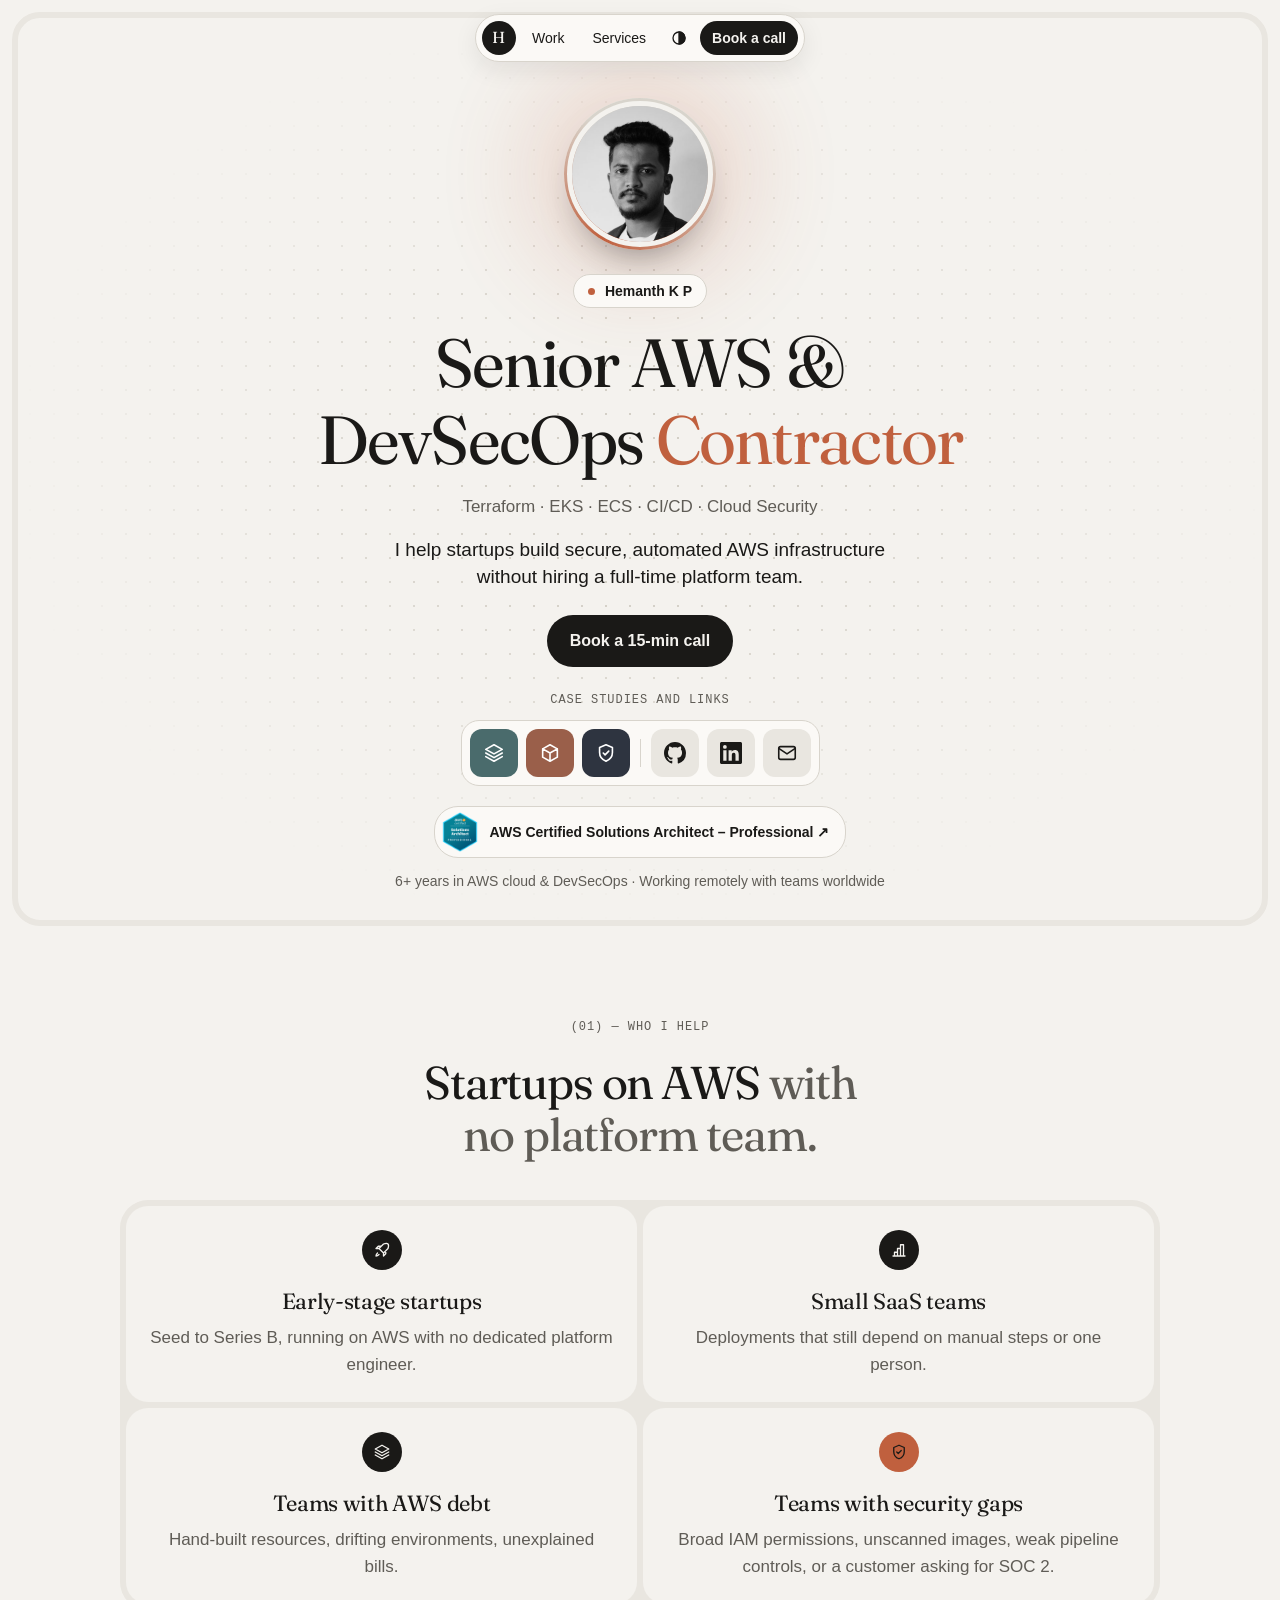
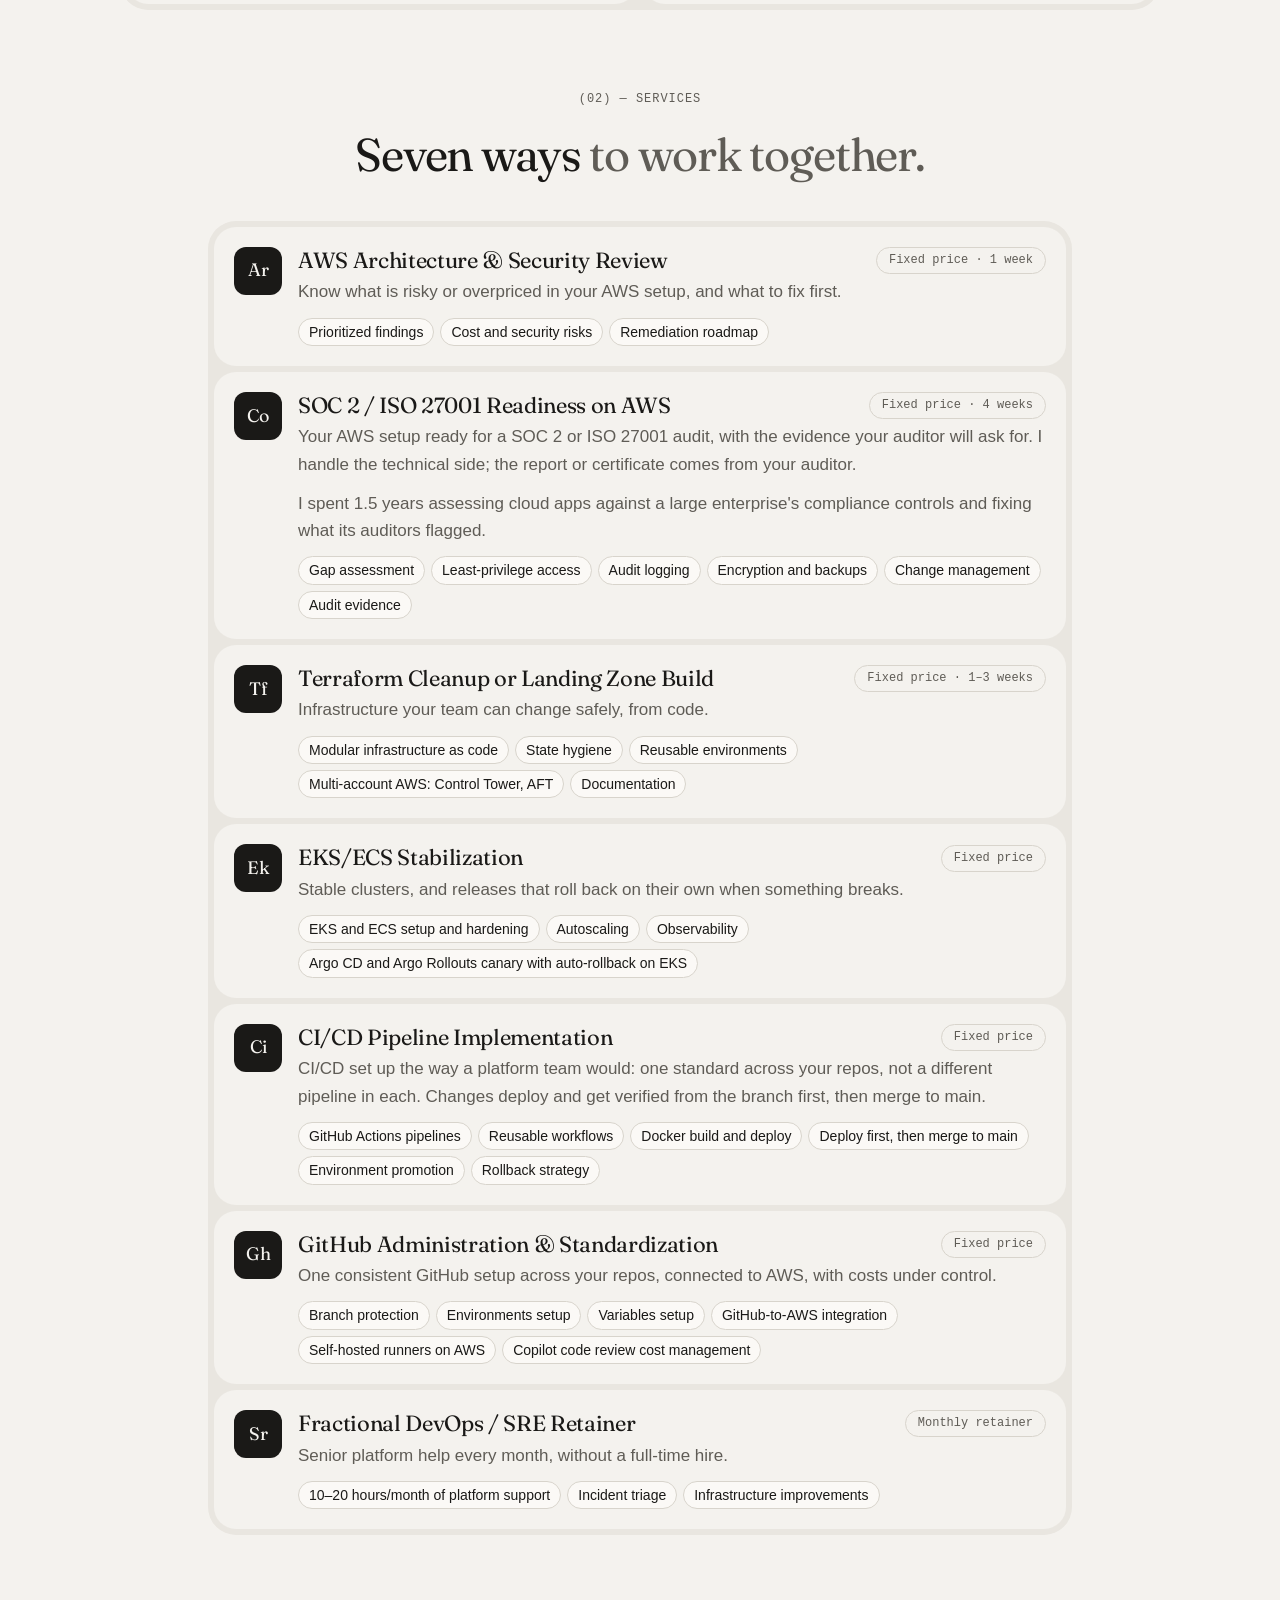
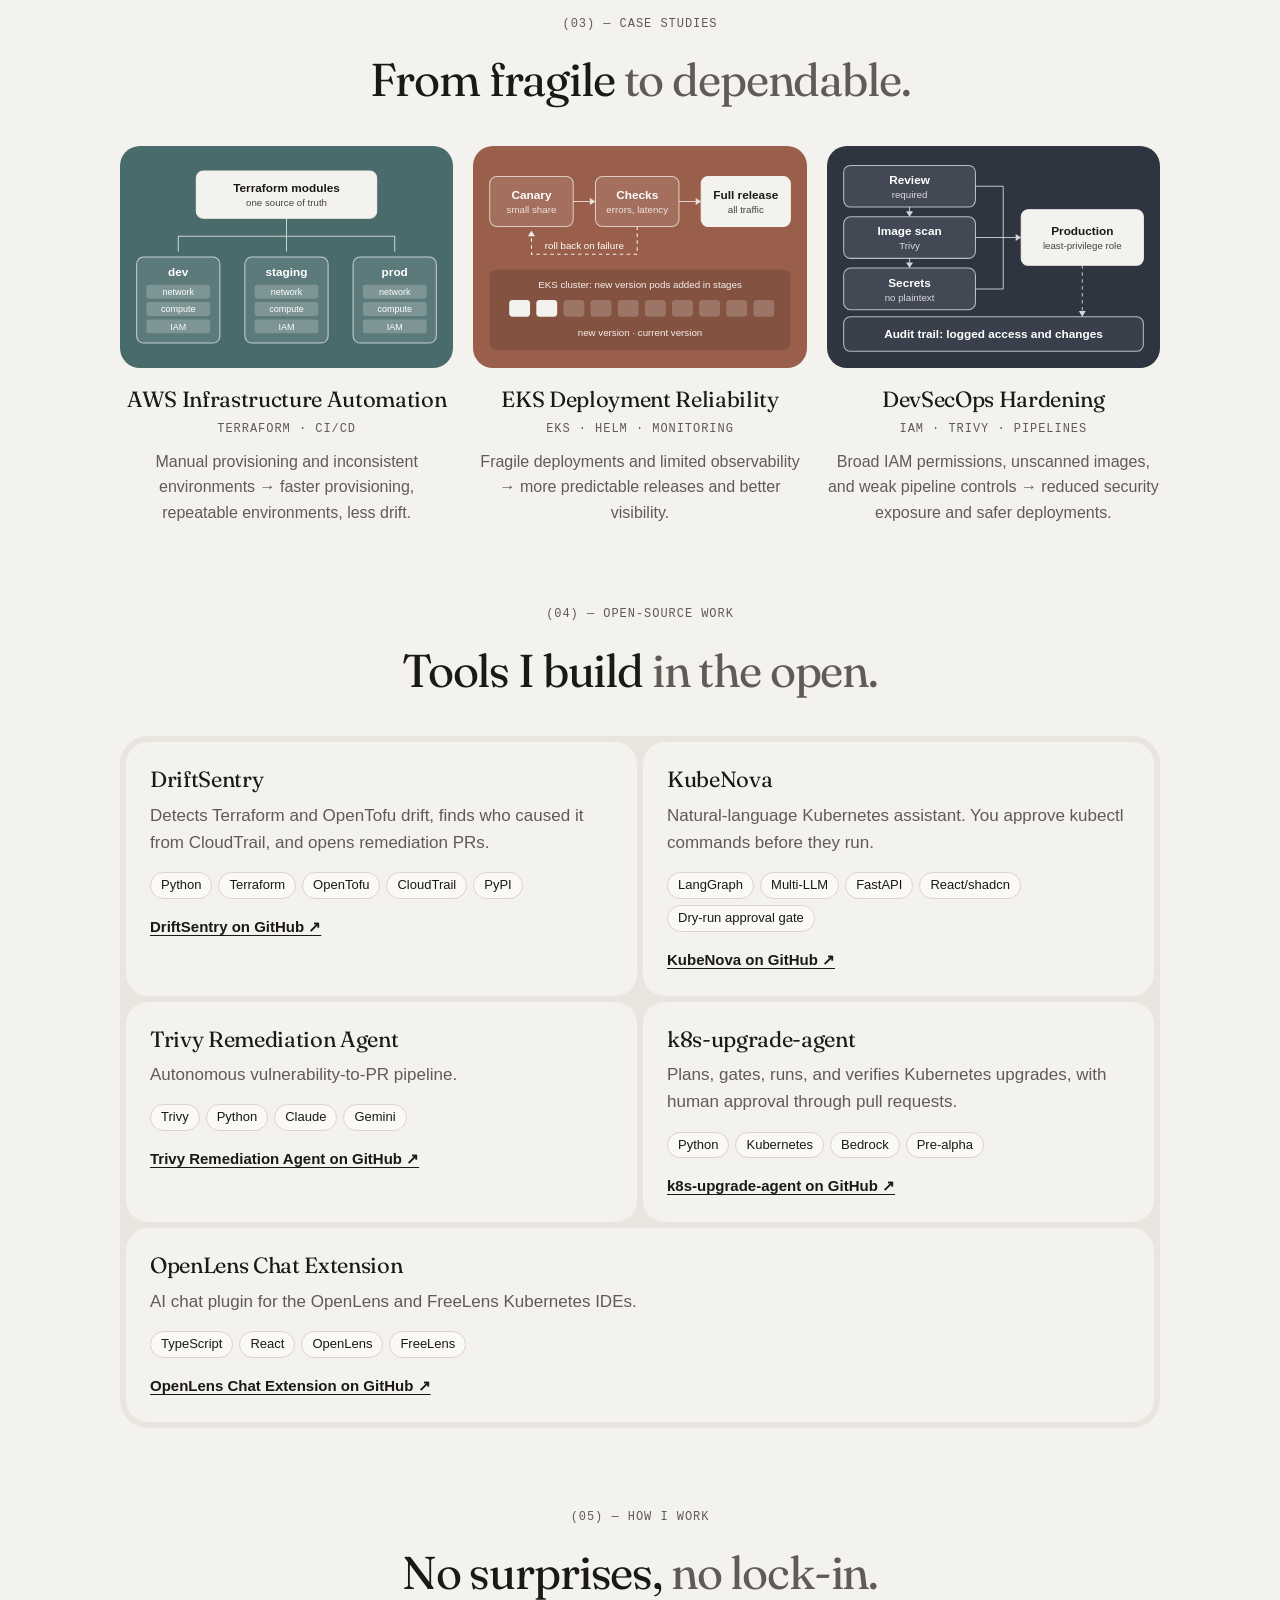
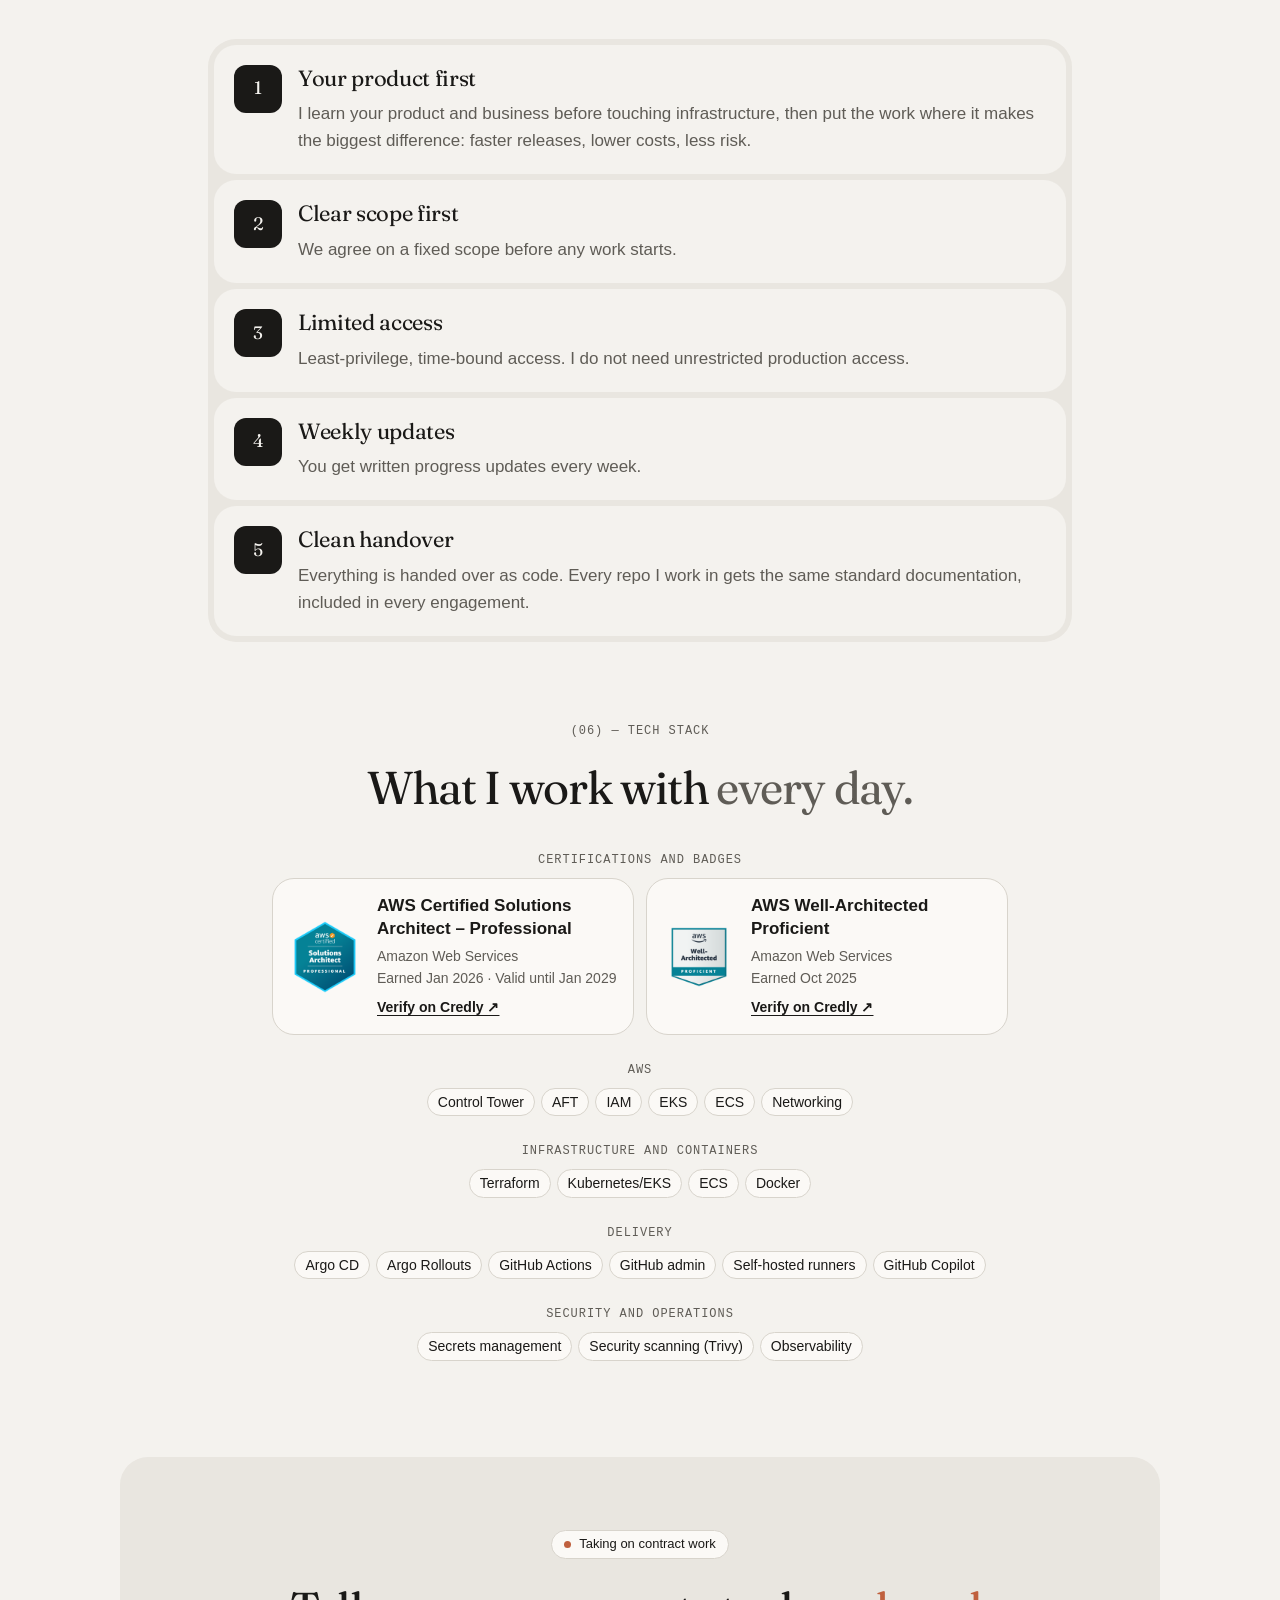
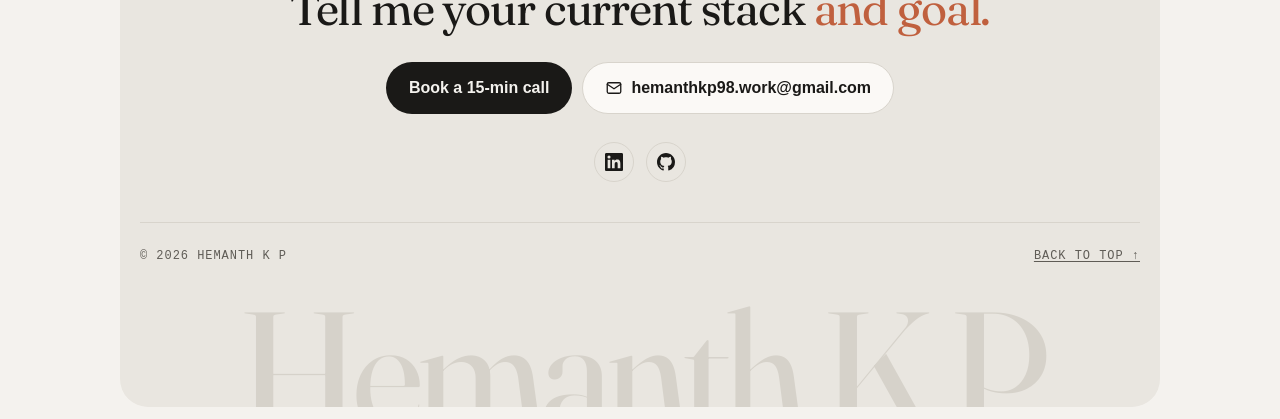
<file: index.html>
<!doctype html>
<html lang="en">
<head>
  <meta charset="utf-8">
  <meta name="viewport" content="width=device-width, initial-scale=1">
  <title>Hemanth K P | Senior AWS &amp; DevSecOps Contractor</title>
  <meta name="description" content="I help startups build secure, automated AWS infrastructure without hiring a full-time platform team. AWS Certified Solutions Architect – Professional. Terraform, EKS, ECS, CI/CD, cloud security, and SOC 2 and ISO 27001 readiness.">
  <meta property="og:type" content="website">
  <meta property="og:site_name" content="Hemanth K P">
  <meta property="og:title" content="Hemanth K P | Senior AWS &amp; DevSecOps Contractor">
  <meta property="og:description" content="I help startups build secure, automated AWS infrastructure without hiring a full-time platform team.">
  <meta name="twitter:card" content="summary">
  <link rel="icon" href="assets/img/favicon.svg" type="image/svg+xml">
  <script>
    document.documentElement.classList.add('js');
    try {
      var savedTheme = localStorage.getItem('theme');
      if (savedTheme) document.documentElement.dataset.theme = savedTheme;
    } catch (e) {}
  </script>
  <link rel="preconnect" href="https://fonts.googleapis.com">
  <link rel="preconnect" href="https://fonts.gstatic.com" crossorigin>
  <link rel="stylesheet" href="https://fonts.googleapis.com/css2?family=Fraunces:opsz,wght@9..144,400&amp;display=swap">
  <link rel="stylesheet" href="assets/css/style.css">
  <script src="assets/js/site.js" defer></script>
</head>
<body>
  <svg class="sprite" aria-hidden="true">
    <symbol id="i-infra" viewBox="0 0 24 24"><path d="M12 3 3 8l9 5 9-5zM3 12l9 5 9-5M3 16l9 5 9-5"/></symbol>
    <symbol id="i-rollout" viewBox="0 0 24 24"><path d="M12 3 4 7.5v9L12 21l8-4.5v-9zM4 7.5l8 4.5 8-4.5M12 12v9"/></symbol>
    <symbol id="i-shield" viewBox="0 0 24 24"><path d="M12 3 5 6v5.5c0 4.4 2.9 7.9 7 9.5 4.1-1.6 7-5.1 7-9.5V6zM9 12l2 2 4-4"/></symbol>
    <symbol id="i-mail" viewBox="0 0 24 24"><rect x="3" y="5" width="18" height="14" rx="2"/><path d="m3 7 9 6 9-6"/></symbol>
    <symbol id="i-theme" viewBox="0 0 24 24"><circle cx="12" cy="12" r="8"/><path d="M12 4v16a8 8 0 0 0 0-16z" fill="currentColor"/></symbol>
    <symbol id="i-rocket" viewBox="0 0 24 24"><path d="M14 4c3-1 5-1 6 0 1 1 1 3 0 6l-6 6-6-6zM8 10H4l3-3h4M14 16v4l3-3v-4M6 16c-1 1-2 3-2 4 1 0 3-1 4-2"/></symbol>
    <symbol id="i-steps" viewBox="0 0 24 24"><path d="M4 20h16M6 20v-5h4v5M10 20V10h4v10M14 20V5h4v15"/></symbol>
    <symbol id="i-github" viewBox="0 0 16 16"><path d="M8 0C3.58 0 0 3.58 0 8c0 3.54 2.29 6.53 5.47 7.59.4.07.55-.17.55-.38 0-.19-.01-.82-.01-1.49-2.01.37-2.53-.49-2.69-.94-.09-.23-.48-.94-.82-1.13-.28-.15-.68-.52-.01-.53.63-.01 1.08.58 1.23.82.72 1.21 1.87.87 2.33.66.07-.52.28-.87.51-1.07-1.78-.2-3.64-.89-3.64-3.95 0-.87.31-1.59.82-2.15-.08-.2-.36-1.02.08-2.12 0 0 .67-.21 2.2.82.64-.18 1.32-.27 2-.27s1.36.09 2 .27c1.53-1.04 2.2-.82 2.2-.82.44 1.1.16 1.92.08 2.12.51.56.82 1.27.82 2.15 0 3.07-1.87 3.75-3.65 3.95.29.25.54.73.54 1.48 0 1.07-.01 1.93-.01 2.2 0 .21.15.46.55.38A8.01 8.01 0 0 0 16 8c0-4.42-3.58-8-8-8z"/></symbol>
    <symbol id="i-linkedin" viewBox="0 0 24 24"><path d="M20.45 20.45h-3.56v-5.57c0-1.33-.02-3.04-1.85-3.04-1.85 0-2.14 1.45-2.14 2.94v5.67H9.35V9h3.41v1.56h.05c.48-.9 1.64-1.85 3.37-1.85 3.6 0 4.27 2.37 4.27 5.46v6.28zM5.34 7.43a2.06 2.06 0 1 1 0-4.13 2.06 2.06 0 0 1 0 4.13zM7.12 20.45H3.56V9h3.56v11.45zM22.22 0H1.77C.79 0 0 .77 0 1.73v20.54C0 23.23.79 24 1.77 24h20.45c.98 0 1.78-.77 1.78-1.73V1.73C24 .77 23.2 0 22.22 0z"/></symbol>
  </svg>

  <nav class="nav" aria-label="Main">
    <div class="nav-pill">
      <a class="nav-logo" href="index.html" aria-label="Hemanth K P, home">H</a>
      <a class="nav-link" href="#work">Work</a>
      <a class="nav-link" href="#services">Services</a>
      <button class="theme-toggle" type="button" aria-label="Dark theme"><svg class="icon" aria-hidden="true"><use href="#i-theme"></use></svg></button>
      <a class="nav-link nav-book" href="https://calendly.com/hemanthkp98/15min" target="_blank" rel="noopener">Book a call</a>
    </div>
  </nav>

  <header class="hero">
    <div class="avatar"><img src="assets/img/hemanth.jpg" width="408" height="408" alt="Hemanth K P"></div>
    <p class="name-pill"><strong>Hemanth K P</strong></p>
    <h1>Senior AWS &amp; DevSecOps <span class="accent">Contractor</span></h1>
    <p class="hero-tech">Terraform · EKS · ECS · CI/CD · Cloud Security</p>
    <p class="subline">I help startups build secure, automated AWS infrastructure without hiring a full-time platform team.</p>
    <a class="button" href="https://calendly.com/hemanthkp98/15min" target="_blank" rel="noopener">Book a 15-min call</a>
    <p class="label">Case studies and links</p>
    <ul class="dock">
      <li><a class="work-1" href="case-studies/aws-infrastructure-automation.html" aria-label="Case study: AWS Infrastructure Automation" title="AWS Infrastructure Automation"><svg class="icon" aria-hidden="true"><use href="#i-infra"></use></svg></a></li>
      <li><a class="work-2" href="case-studies/eks-deployment-reliability.html" aria-label="Case study: EKS Deployment Reliability" title="EKS Deployment Reliability"><svg class="icon" aria-hidden="true"><use href="#i-rollout"></use></svg></a></li>
      <li><a class="work-3" href="case-studies/devsecops-hardening.html" aria-label="Case study: DevSecOps Hardening" title="DevSecOps Hardening"><svg class="icon" aria-hidden="true"><use href="#i-shield"></use></svg></a></li>
      <li class="dock-divider" aria-hidden="true"></li>
      <li><a href="https://github.com/hemanthkp98" aria-label="GitHub" title="GitHub"><svg class="icon icon-solid" aria-hidden="true"><use href="#i-github"></use></svg></a></li>
      <li><a href="https://www.linkedin.com/in/hemanth-kp-a13a91185/" aria-label="LinkedIn" title="LinkedIn"><svg class="icon icon-solid" aria-hidden="true"><use href="#i-linkedin"></use></svg></a></li>
      <li><a href="mailto:hemanthkp98.work@gmail.com" aria-label="Email" title="Email"><svg class="icon" aria-hidden="true"><use href="#i-mail"></use></svg></a></li>
    </ul>
    <a class="credential" href="https://www.credly.com/badges/7b51d8bc-4e3f-4b12-b4fe-174d0296ad7a/public_url" target="_blank" rel="noopener"><img src="assets/img/badge-aws-sa-pro.png" width="40" height="40" alt=""><span>AWS Certified Solutions Architect&nbsp;– Professional <span aria-hidden="true">↗</span></span></a>
    <p class="hero-note">6+ years in AWS cloud &amp; DevSecOps · Working remotely with teams worldwide</p>
  </header>

  <main class="wrap">
    <section class="section" aria-labelledby="who">
      <div class="section-head">
        <p class="label">(01) — Who I help</p>
        <h2 id="who">Startups on AWS <span class="dim">with no platform team.</span></h2>
      </div>
      <div class="tray tray-2">
        <div class="cell cell-center">
          <div class="circle"><svg class="icon" aria-hidden="true"><use href="#i-rocket"></use></svg></div>
          <h3>Early-stage startups</h3>
          <p>Seed to Series B, running on AWS with no dedicated platform engineer.</p>
        </div>
        <div class="cell cell-center">
          <div class="circle"><svg class="icon" aria-hidden="true"><use href="#i-steps"></use></svg></div>
          <h3>Small SaaS teams</h3>
          <p>Deployments that still depend on manual steps or one person.</p>
        </div>
        <div class="cell cell-center">
          <div class="circle"><svg class="icon" aria-hidden="true"><use href="#i-infra"></use></svg></div>
          <h3>Teams with AWS debt</h3>
          <p>Hand-built resources, drifting environments, unexplained bills.</p>
        </div>
        <div class="cell cell-center">
          <div class="circle circle-accent"><svg class="icon" aria-hidden="true"><use href="#i-shield"></use></svg></div>
          <h3>Teams with security gaps</h3>
          <p>Broad IAM permissions, unscanned images, weak pipeline controls, or a customer asking for SOC&nbsp;2.</p>
        </div>
      </div>
    </section>

    <section class="section" id="services" aria-labelledby="services-title">
      <div class="section-head">
        <p class="label">(02) — Services</p>
        <h2 id="services-title">Seven ways <span class="dim">to work together.</span></h2>
      </div>
      <div class="tray rows">
        <div class="cell row">
          <div class="tile" aria-hidden="true">Ar</div>
          <div class="row-body">
            <div class="row-title">
              <h3>AWS Architecture &amp; Security Review</h3>
              <span class="format">Fixed price · 1 week</span>
            </div>
            <p>Know what is risky or overpriced in your AWS setup, and what to fix first.</p>
            <ul class="chips">
              <li>Prioritized findings</li>
              <li>Cost and security risks</li>
              <li>Remediation roadmap</li>
            </ul>
          </div>
        </div>
        <div class="cell row">
          <div class="tile" aria-hidden="true">Co</div>
          <div class="row-body">
            <div class="row-title">
              <h3>SOC 2 / ISO 27001 Readiness on AWS</h3>
              <span class="format">Fixed price · 4 weeks</span>
            </div>
            <p>Your AWS setup ready for a SOC 2 or ISO 27001 audit, with the evidence your auditor will ask for. I handle the technical side; the report or certificate comes from your auditor.</p>
            <p>I spent 1.5 years assessing cloud apps against a large enterprise's compliance controls and fixing what its auditors flagged.</p>
            <ul class="chips">
              <li>Gap assessment</li>
              <li>Least-privilege access</li>
              <li>Audit logging</li>
              <li>Encryption and backups</li>
              <li>Change management</li>
              <li>Audit evidence</li>
            </ul>
          </div>
        </div>
        <div class="cell row">
          <div class="tile" aria-hidden="true">Tf</div>
          <div class="row-body">
            <div class="row-title">
              <h3>Terraform Cleanup or Landing Zone Build</h3>
              <span class="format">Fixed price · 1–3 weeks</span>
            </div>
            <p>Infrastructure your team can change safely, from code.</p>
            <ul class="chips">
              <li>Modular infrastructure as code</li>
              <li>State hygiene</li>
              <li>Reusable environments</li>
              <li>Multi-account AWS: Control Tower, AFT</li>
              <li>Documentation</li>
            </ul>
          </div>
        </div>
        <div class="cell row">
          <div class="tile" aria-hidden="true">Ek</div>
          <div class="row-body">
            <div class="row-title">
              <h3>EKS/ECS Stabilization</h3>
              <span class="format">Fixed price</span>
            </div>
            <p>Stable clusters, and releases that roll back on their own when something breaks.</p>
            <ul class="chips">
              <li>EKS and ECS setup and hardening</li>
              <li>Autoscaling</li>
              <li>Observability</li>
              <li>Argo CD and Argo Rollouts canary with auto-rollback on EKS</li>
            </ul>
          </div>
        </div>
        <div class="cell row">
          <div class="tile" aria-hidden="true">Ci</div>
          <div class="row-body">
            <div class="row-title">
              <h3>CI/CD Pipeline Implementation</h3>
              <span class="format">Fixed price</span>
            </div>
            <p>CI/CD set up the way a platform team would: one standard across your repos, not a different pipeline in each. Changes deploy and get verified from the branch first, then merge to main.</p>
            <ul class="chips">
              <li>GitHub Actions pipelines</li>
              <li>Reusable workflows</li>
              <li>Docker build and deploy</li>
              <li>Deploy first, then merge to main</li>
              <li>Environment promotion</li>
              <li>Rollback strategy</li>
            </ul>
          </div>
        </div>
        <div class="cell row">
          <div class="tile" aria-hidden="true">Gh</div>
          <div class="row-body">
            <div class="row-title">
              <h3>GitHub Administration &amp; Standardization</h3>
              <span class="format">Fixed price</span>
            </div>
            <p>One consistent GitHub setup across your repos, connected to AWS, with costs under control.</p>
            <ul class="chips">
              <li>Branch protection</li>
              <li>Environments setup</li>
              <li>Variables setup</li>
              <li>GitHub-to-AWS integration</li>
              <li>Self-hosted runners on AWS</li>
              <li>Copilot code review cost management</li>
            </ul>
          </div>
        </div>
        <div class="cell row">
          <div class="tile" aria-hidden="true">Sr</div>
          <div class="row-body">
            <div class="row-title">
              <h3>Fractional DevOps / SRE Retainer</h3>
              <span class="format">Monthly retainer</span>
            </div>
            <p>Senior platform help every month, without a full-time hire.</p>
            <ul class="chips">
              <li>10–20 hours/month of platform support</li>
              <li>Incident triage</li>
              <li>Infrastructure improvements</li>
            </ul>
          </div>
        </div>
      </div>
    </section>

    <section class="section" id="work" aria-labelledby="work-title">
      <div class="section-head">
        <p class="label">(03) — Case studies</p>
        <h2 id="work-title">From fragile <span class="dim">to dependable.</span></h2>
      </div>
      <div class="work-grid">
        <a class="work-card" href="case-studies/aws-infrastructure-automation.html">
          <img src="assets/img/cover-aws-infrastructure-automation.svg" width="480" height="320" loading="lazy" alt="">
          <h3>AWS Infrastructure Automation</h3>
          <p class="label">Terraform · CI/CD</p>
          <p>Manual provisioning and inconsistent environments → faster provisioning, repeatable environments, less drift.</p>
        </a>
        <a class="work-card" href="case-studies/eks-deployment-reliability.html">
          <img src="assets/img/cover-eks-deployment-reliability.svg" width="480" height="320" loading="lazy" alt="">
          <h3>EKS Deployment Reliability</h3>
          <p class="label">EKS · Helm · Monitoring</p>
          <p>Fragile deployments and limited observability → more predictable releases and better visibility.</p>
        </a>
        <a class="work-card" href="case-studies/devsecops-hardening.html">
          <img src="assets/img/cover-devsecops-hardening.svg" width="480" height="320" loading="lazy" alt="">
          <h3>DevSecOps Hardening</h3>
          <p class="label">IAM · Trivy · Pipelines</p>
          <p>Broad IAM permissions, unscanned images, and weak pipeline controls → reduced security exposure and safer deployments.</p>
        </a>
      </div>
    </section>

    <section class="section" aria-labelledby="open-source">
      <div class="section-head">
        <p class="label">(04) — Open-source work</p>
        <h2 id="open-source">Tools I build <span class="dim">in the open.</span></h2>
      </div>
      <div class="tray tray-2 oss">
        <div class="cell">
          <h3>DriftSentry</h3>
          <p>Detects Terraform and OpenTofu drift, finds who caused it from CloudTrail, and opens remediation PRs.</p>
          <ul class="chips">
            <li>Python</li>
            <li>Terraform</li>
            <li>OpenTofu</li>
            <li>CloudTrail</li>
            <li>PyPI</li>
          </ul>
          <p class="oss-link"><a href="https://github.com/hemanthkp98/driftsentry" target="_blank" rel="noopener">DriftSentry on GitHub ↗</a></p>
        </div>
        <div class="cell">
          <h3>KubeNova</h3>
          <p>Natural-language Kubernetes assistant. You approve kubectl commands before they run.</p>
          <ul class="chips">
            <li>LangGraph</li>
            <li>Multi-LLM</li>
            <li>FastAPI</li>
            <li>React/shadcn</li>
            <li>Dry-run approval gate</li>
          </ul>
          <p class="oss-link"><a href="https://github.com/hemanthkp98/kubenova" target="_blank" rel="noopener">KubeNova on GitHub ↗</a></p>
        </div>
        <div class="cell">
          <h3>Trivy Remediation Agent</h3>
          <p>Autonomous vulnerability-to-PR pipeline.</p>
          <ul class="chips">
            <li>Trivy</li>
            <li>Python</li>
            <li>Claude</li>
            <li>Gemini</li>
          </ul>
          <p class="oss-link"><a href="https://github.com/hemanthkp98/trivy-remediation-agent" target="_blank" rel="noopener">Trivy Remediation Agent on GitHub ↗</a></p>
        </div>
        <div class="cell">
          <h3>k8s-upgrade-agent</h3>
          <p>Plans, gates, runs, and verifies Kubernetes upgrades, with human approval through pull requests.</p>
          <ul class="chips">
            <li>Python</li>
            <li>Kubernetes</li>
            <li>Bedrock</li>
            <li>Pre-alpha</li>
          </ul>
          <p class="oss-link"><a href="https://github.com/hemanthkp98/k8s-upgrade-agent" target="_blank" rel="noopener">k8s-upgrade-agent on GitHub ↗</a></p>
        </div>
        <div class="cell">
          <h3>OpenLens Chat Extension</h3>
          <p>AI chat plugin for the OpenLens and FreeLens Kubernetes IDEs.</p>
          <ul class="chips">
            <li>TypeScript</li>
            <li>React</li>
            <li>OpenLens</li>
            <li>FreeLens</li>
          </ul>
          <p class="oss-link"><a href="https://github.com/hemanthkp98/openlens-chat-extension" target="_blank" rel="noopener">OpenLens Chat Extension on GitHub ↗</a></p>
        </div>
      </div>
    </section>

    <section class="section" aria-labelledby="how-i-work">
      <div class="section-head">
        <p class="label">(05) — How I work</p>
        <h2 id="how-i-work">No surprises, <span class="dim">no lock-in.</span></h2>
      </div>
      <div class="tray rows">
        <div class="cell row">
          <div class="tile" aria-hidden="true">1</div>
          <div class="row-body">
            <h3>Your product first</h3>
            <p>I learn your product and business before touching infrastructure, then put the work where it makes the biggest difference: faster releases, lower costs, less risk.</p>
          </div>
        </div>
        <div class="cell row">
          <div class="tile" aria-hidden="true">2</div>
          <div class="row-body">
            <h3>Clear scope first</h3>
            <p>We agree on a fixed scope before any work starts.</p>
          </div>
        </div>
        <div class="cell row">
          <div class="tile" aria-hidden="true">3</div>
          <div class="row-body">
            <h3>Limited access</h3>
            <p>Least-privilege, time-bound access. I do not need unrestricted production access.</p>
          </div>
        </div>
        <div class="cell row">
          <div class="tile" aria-hidden="true">4</div>
          <div class="row-body">
            <h3>Weekly updates</h3>
            <p>You get written progress updates every week.</p>
          </div>
        </div>
        <div class="cell row">
          <div class="tile" aria-hidden="true">5</div>
          <div class="row-body">
            <h3>Clean handover</h3>
            <p>Everything is handed over as code. Every repo I work in gets the same standard documentation, included in every engagement.</p>
          </div>
        </div>
      </div>
    </section>

    <section class="section" aria-labelledby="tech-stack">
      <div class="section-head">
        <p class="label">(06) — Tech stack</p>
        <h2 id="tech-stack">What I work with <span class="dim">every day.</span></h2>
      </div>
      <div class="stack">
        <div>
          <h3>Certifications and badges</h3>
          <ul class="creds">
            <li class="cred">
              <img src="assets/img/badge-aws-sa-pro.png" width="72" height="72" loading="lazy" alt="">
              <div>
                <p class="cred-name">AWS Certified Solutions Architect&nbsp;– Professional</p>
                <p class="cred-meta">Amazon Web Services<br><span>Earned Jan 2026</span> · <span>Valid until Jan 2029</span></p>
                <p class="cred-link"><a href="https://www.credly.com/badges/7b51d8bc-4e3f-4b12-b4fe-174d0296ad7a/public_url" target="_blank" rel="noopener">Verify on Credly ↗</a></p>
              </div>
            </li>
            <li class="cred">
              <img src="assets/img/badge-aws-well-architected.png" width="72" height="72" loading="lazy" alt="">
              <div>
                <p class="cred-name">AWS Well-Architected Proficient</p>
                <p class="cred-meta">Amazon Web Services<br><span>Earned Oct 2025</span></p>
                <p class="cred-link"><a href="https://www.credly.com/badges/e6d6804a-a817-4f93-9be7-dea53c453d20/public_url" target="_blank" rel="noopener">Verify on Credly ↗</a></p>
              </div>
            </li>
          </ul>
        </div>
        <div>
          <h3>AWS</h3>
          <ul class="chips">
            <li>Control Tower</li>
            <li>AFT</li>
            <li>IAM</li>
            <li>EKS</li>
            <li>ECS</li>
            <li>Networking</li>
          </ul>
        </div>
        <div>
          <h3>Infrastructure and containers</h3>
          <ul class="chips">
            <li>Terraform</li>
            <li>Kubernetes/EKS</li>
            <li>ECS</li>
            <li>Docker</li>
          </ul>
        </div>
        <div>
          <h3>Delivery</h3>
          <ul class="chips">
            <li>Argo CD</li>
            <li>Argo Rollouts</li>
            <li>GitHub Actions</li>
            <li>GitHub admin</li>
            <li>Self-hosted runners</li>
            <li>GitHub Copilot</li>
          </ul>
        </div>
        <div>
          <h3>Security and operations</h3>
          <ul class="chips">
            <li>Secrets management</li>
            <li>Security scanning (Trivy)</li>
            <li>Observability</li>
          </ul>
        </div>
      </div>
    </section>
  </main>

  <div class="wrap">
    <footer class="closing">
      <div class="closing-body" id="contact">
        <p class="status">Taking on contract work</p>
        <h2>Tell me your current stack <span class="accent">and goal.</span></h2>
        <div class="closing-actions">
          <a class="button" href="https://calendly.com/hemanthkp98/15min" target="_blank" rel="noopener">Book a 15-min call</a>
          <a class="button button-quiet" href="mailto:hemanthkp98.work@gmail.com"><svg class="icon" aria-hidden="true"><use href="#i-mail"></use></svg>hemanthkp98.work@gmail.com</a>
        </div>
        <ul class="socials">
          <li><a href="https://www.linkedin.com/in/hemanth-kp-a13a91185/" aria-label="LinkedIn"><svg class="icon icon-solid" aria-hidden="true"><use href="#i-linkedin"></use></svg></a></li>
          <li><a href="https://github.com/hemanthkp98" aria-label="GitHub"><svg class="icon icon-solid" aria-hidden="true"><use href="#i-github"></use></svg></a></li>
        </ul>
        <div class="footer-row label">
          <p>© 2026 Hemanth K P</p>
          <a href="#top">Back to top ↑</a>
        </div>
      </div>
      <div class="watermark" aria-hidden="true"></div>
    </footer>
  </div>
</body>
</html>
</file>
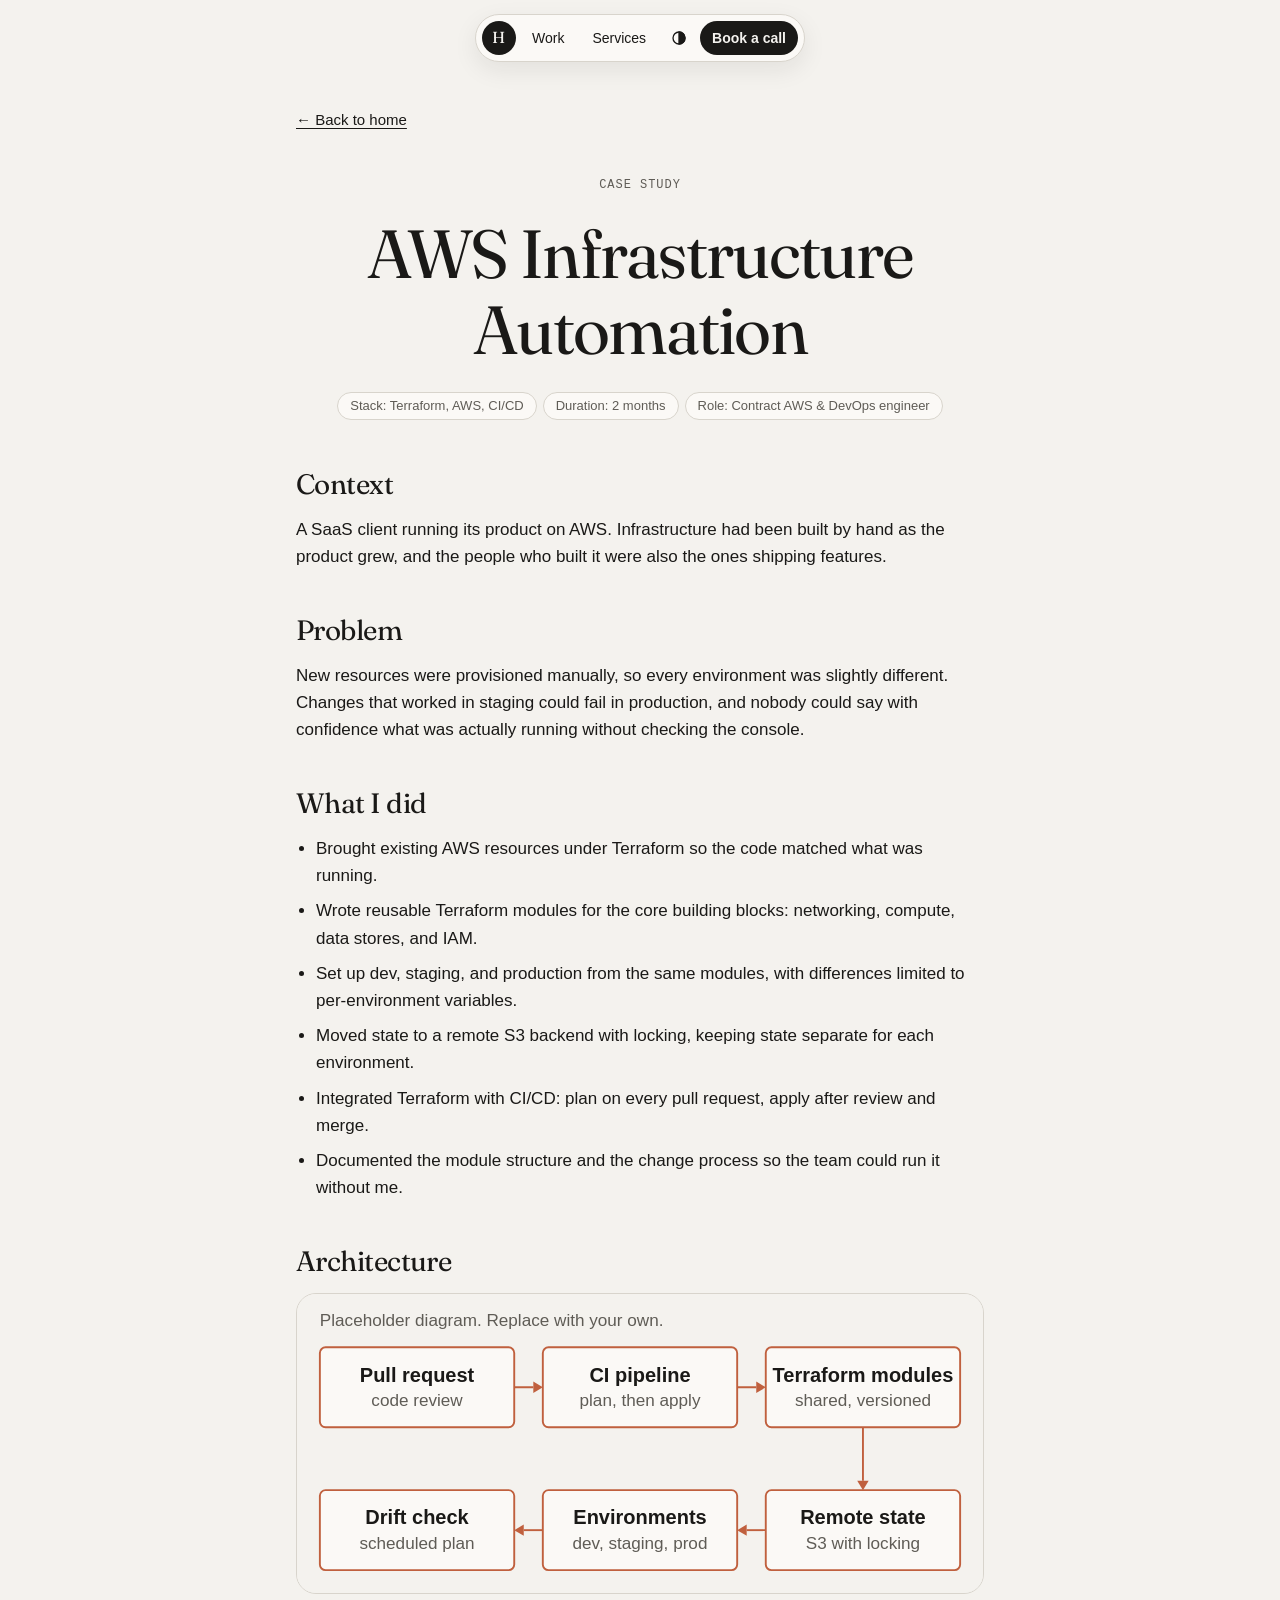
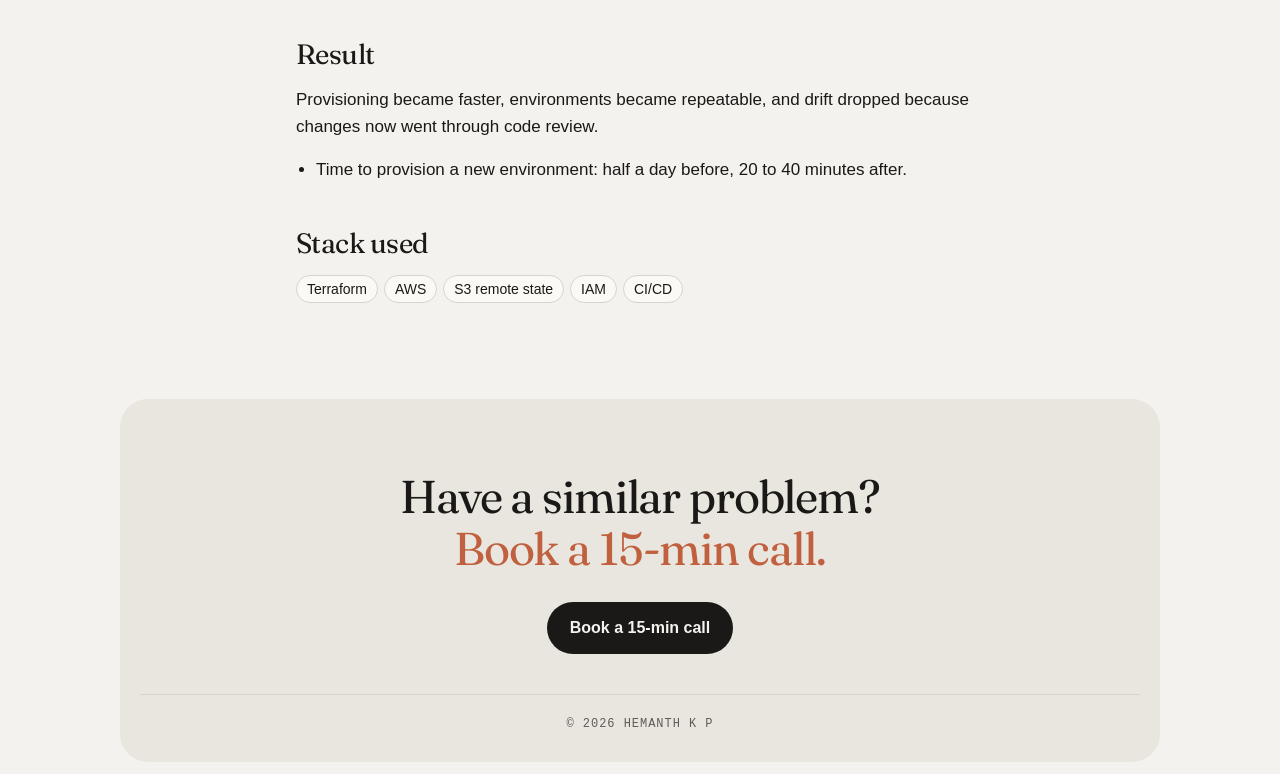
<file: case-studies/aws-infrastructure-automation.html>
<!doctype html>
<html lang="en">
<head>
  <meta charset="utf-8">
  <meta name="viewport" content="width=device-width, initial-scale=1">
  <title>AWS Infrastructure Automation | Hemanth K P</title>
  <meta name="description" content="How I replaced manual AWS provisioning for a SaaS client with Terraform modules, a multi-environment setup, remote state, and CI/CD.">
  <meta property="og:type" content="article">
  <meta property="og:site_name" content="Hemanth K P">
  <meta property="og:title" content="AWS Infrastructure Automation | Hemanth K P">
  <meta property="og:description" content="Manual provisioning and inconsistent environments replaced with Terraform modules, remote state, and CI/CD.">
  <meta name="twitter:card" content="summary">
  <link rel="icon" href="../assets/img/favicon.svg" type="image/svg+xml">
  <script>
    document.documentElement.classList.add('js');
    try {
      var savedTheme = localStorage.getItem('theme');
      if (savedTheme) document.documentElement.dataset.theme = savedTheme;
    } catch (e) {}
  </script>
  <link rel="preconnect" href="https://fonts.googleapis.com">
  <link rel="preconnect" href="https://fonts.gstatic.com" crossorigin>
  <link rel="stylesheet" href="https://fonts.googleapis.com/css2?family=Fraunces:opsz,wght@9..144,400&amp;display=swap">
  <link rel="stylesheet" href="../assets/css/style.css">
  <script src="../assets/js/site.js" defer></script>
</head>
<body>
  <svg class="sprite" aria-hidden="true">
    <symbol id="i-theme" viewBox="0 0 24 24"><circle cx="12" cy="12" r="8"/><path d="M12 4v16a8 8 0 0 0 0-16z" fill="currentColor"/></symbol>
  </svg>

  <nav class="nav" aria-label="Main">
    <div class="nav-pill">
      <a class="nav-logo" href="../index.html" aria-label="Hemanth K P, home">H</a>
      <a class="nav-link" href="../index.html#work">Work</a>
      <a class="nav-link" href="../index.html#services">Services</a>
      <button class="theme-toggle" type="button" aria-label="Dark theme"><svg class="icon" aria-hidden="true"><use href="#i-theme"></use></svg></button>
      <a class="nav-link nav-book" href="https://calendly.com/hemanthkp98/15min" target="_blank" rel="noopener">Book a call</a>
    </div>
  </nav>

  <div class="page">
    <a class="back" href="../index.html">&larr; Back to home</a>
    <main>
      <article>
        <header class="article-head">
          <p class="label">Case study</p>
          <h1>AWS Infrastructure Automation</h1>
          <ul class="meta">
            <li>Stack: Terraform, AWS, CI/CD</li>
            <li>Duration: 2 months</li>
            <li>Role: Contract AWS &amp; DevOps engineer</li>
          </ul>
        </header>

        <section aria-labelledby="context">
          <h2 id="context">Context</h2>
          <p>A SaaS client running its product on AWS. Infrastructure had been built by hand as the product grew, and the people who built it were also the ones shipping features.</p>
        </section>

        <section aria-labelledby="problem">
          <h2 id="problem">Problem</h2>
          <p>New resources were provisioned manually, so every environment was slightly different. Changes that worked in staging could fail in production, and nobody could say with confidence what was actually running without checking the console.</p>
        </section>

        <section aria-labelledby="what-i-did">
          <h2 id="what-i-did">What I did</h2>
          <ul>
            <li>Brought existing AWS resources under Terraform so the code matched what was running.</li>
            <li>Wrote reusable Terraform modules for the core building blocks: networking, compute, data stores, and IAM.</li>
            <li>Set up dev, staging, and production from the same modules, with differences limited to per-environment variables.</li>
            <li>Moved state to a remote S3 backend with locking, keeping state separate for each environment.</li>
            <li>Integrated Terraform with CI/CD: plan on every pull request, apply after review and merge.</li>
            <li>Documented the module structure and the change process so the team could run it without me.</li>
          </ul>
        </section>

        <section aria-labelledby="architecture">
          <h2 id="architecture">Architecture</h2>
          <figure>
            <img src="../assets/img/aws-infrastructure-automation.svg" width="720" height="314" loading="lazy" alt="Flow diagram: a pull request triggers a CI pipeline that plans and applies shared Terraform modules, using locked remote state in S3, to the dev, staging, and production environments, with a scheduled plan checking for drift.">
          </figure>
        </section>

        <section aria-labelledby="result">
          <h2 id="result">Result</h2>
          <p>Provisioning became faster, environments became repeatable, and drift dropped because changes now went through code review.</p>
          <ul>
            <li>Time to provision a new environment: half a day before, 20 to 40 minutes after.</li>
          </ul>
        </section>

        <section aria-labelledby="stack">
          <h2 id="stack">Stack used</h2>
          <ul class="chips">
            <li>Terraform</li>
            <li>AWS</li>
            <li>S3 remote state</li>
            <li>IAM</li>
            <li>CI/CD</li>
          </ul>
        </section>
      </article>
    </main>
  </div>

  <div class="wrap">
    <footer class="closing closing-case">
      <div class="closing-body">
        <h2>Have a similar problem? <span class="accent">Book a 15-min call.</span></h2>
        <div class="closing-actions">
          <a class="button" href="https://calendly.com/hemanthkp98/15min" target="_blank" rel="noopener">Book a 15-min call</a>
        </div>
        <div class="footer-row label">
          <p>© 2026 Hemanth K P</p>
        </div>
      </div>
    </footer>
  </div>
</body>
</html>
</file>
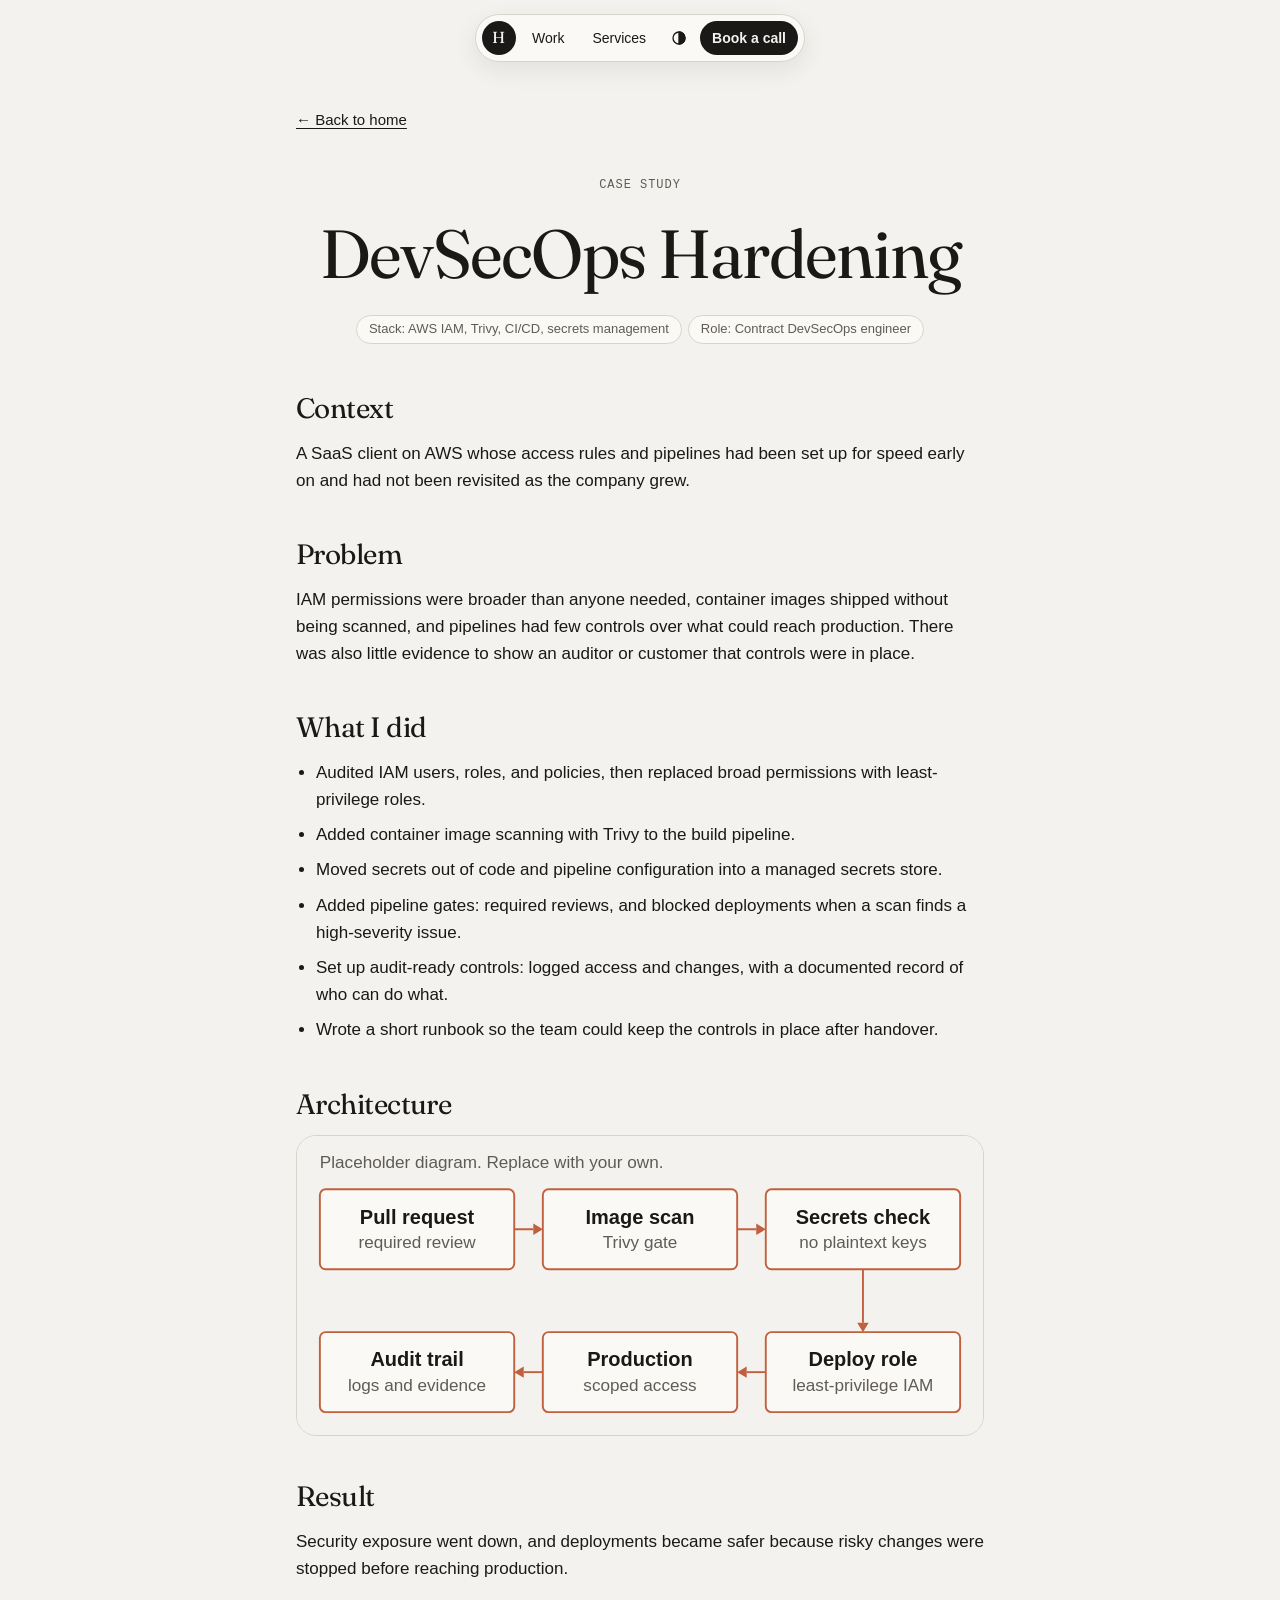
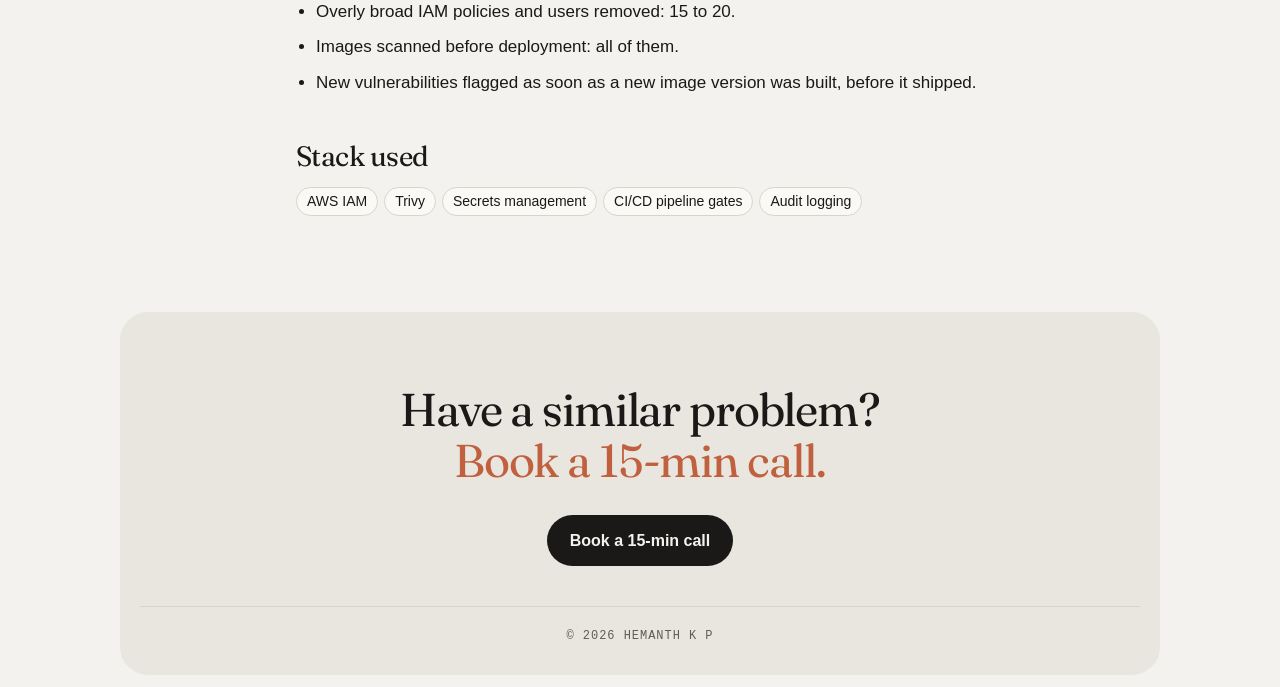
<file: case-studies/devsecops-hardening.html>
<!doctype html>
<html lang="en">
<head>
  <meta charset="utf-8">
  <meta name="viewport" content="width=device-width, initial-scale=1">
  <title>DevSecOps Hardening | Hemanth K P</title>
  <meta name="description" content="How I reduced security exposure for a SaaS client with least-privilege IAM, image scanning, secrets handling, pipeline gates, and audit-ready controls.">
  <meta property="og:type" content="article">
  <meta property="og:site_name" content="Hemanth K P">
  <meta property="og:title" content="DevSecOps Hardening | Hemanth K P">
  <meta property="og:description" content="Broad IAM permissions, unscanned images, and weak pipeline controls replaced with least privilege, scanning, and pipeline gates.">
  <meta name="twitter:card" content="summary">
  <link rel="icon" href="../assets/img/favicon.svg" type="image/svg+xml">
  <script>
    document.documentElement.classList.add('js');
    try {
      var savedTheme = localStorage.getItem('theme');
      if (savedTheme) document.documentElement.dataset.theme = savedTheme;
    } catch (e) {}
  </script>
  <link rel="preconnect" href="https://fonts.googleapis.com">
  <link rel="preconnect" href="https://fonts.gstatic.com" crossorigin>
  <link rel="stylesheet" href="https://fonts.googleapis.com/css2?family=Fraunces:opsz,wght@9..144,400&amp;display=swap">
  <link rel="stylesheet" href="../assets/css/style.css">
  <script src="../assets/js/site.js" defer></script>
</head>
<body>
  <svg class="sprite" aria-hidden="true">
    <symbol id="i-theme" viewBox="0 0 24 24"><circle cx="12" cy="12" r="8"/><path d="M12 4v16a8 8 0 0 0 0-16z" fill="currentColor"/></symbol>
  </svg>

  <nav class="nav" aria-label="Main">
    <div class="nav-pill">
      <a class="nav-logo" href="../index.html" aria-label="Hemanth K P, home">H</a>
      <a class="nav-link" href="../index.html#work">Work</a>
      <a class="nav-link" href="../index.html#services">Services</a>
      <button class="theme-toggle" type="button" aria-label="Dark theme"><svg class="icon" aria-hidden="true"><use href="#i-theme"></use></svg></button>
      <a class="nav-link nav-book" href="https://calendly.com/hemanthkp98/15min" target="_blank" rel="noopener">Book a call</a>
    </div>
  </nav>

  <div class="page">
    <a class="back" href="../index.html">&larr; Back to home</a>
    <main>
      <article>
        <header class="article-head">
          <p class="label">Case study</p>
          <h1>DevSecOps Hardening</h1>
          <ul class="meta">
            <li>Stack: AWS IAM, Trivy, CI/CD, secrets management</li>
            <li>Role: Contract DevSecOps engineer</li>
          </ul>
        </header>

        <section aria-labelledby="context">
          <h2 id="context">Context</h2>
          <p>A SaaS client on AWS whose access rules and pipelines had been set up for speed early on and had not been revisited as the company grew.</p>
        </section>

        <section aria-labelledby="problem">
          <h2 id="problem">Problem</h2>
          <p>IAM permissions were broader than anyone needed, container images shipped without being scanned, and pipelines had few controls over what could reach production. There was also little evidence to show an auditor or customer that controls were in place.</p>
        </section>

        <section aria-labelledby="what-i-did">
          <h2 id="what-i-did">What I did</h2>
          <ul>
            <li>Audited IAM users, roles, and policies, then replaced broad permissions with least-privilege roles.</li>
            <li>Added container image scanning with Trivy to the build pipeline.</li>
            <li>Moved secrets out of code and pipeline configuration into a managed secrets store.</li>
            <li>Added pipeline gates: required reviews, and blocked deployments when a scan finds a high-severity issue.</li>
            <li>Set up audit-ready controls: logged access and changes, with a documented record of who can do what.</li>
            <li>Wrote a short runbook so the team could keep the controls in place after handover.</li>
          </ul>
        </section>

        <section aria-labelledby="architecture">
          <h2 id="architecture">Architecture</h2>
          <figure>
            <img src="../assets/img/devsecops-hardening.svg" width="720" height="314" loading="lazy" alt="Flow diagram: a reviewed pull request passes a Trivy image scan gate and a secrets check, then a least-privilege IAM role deploys to production with scoped access, and an audit trail records logs and evidence.">
          </figure>
        </section>

        <section aria-labelledby="result">
          <h2 id="result">Result</h2>
          <p>Security exposure went down, and deployments became safer because risky changes were stopped before reaching production.</p>
          <ul>
            <li>Overly broad IAM policies and users removed: 15 to 20.</li>
            <li>Images scanned before deployment: all of them.</li>
            <li>New vulnerabilities flagged as soon as a new image version was built, before it shipped.</li>
          </ul>
        </section>

        <section aria-labelledby="stack">
          <h2 id="stack">Stack used</h2>
          <ul class="chips">
            <li>AWS IAM</li>
            <li>Trivy</li>
            <li>Secrets management</li>
            <li>CI/CD pipeline gates</li>
            <li>Audit logging</li>
          </ul>
        </section>
      </article>
    </main>
  </div>

  <div class="wrap">
    <footer class="closing closing-case">
      <div class="closing-body">
        <h2>Have a similar problem? <span class="accent">Book a 15-min call.</span></h2>
        <div class="closing-actions">
          <a class="button" href="https://calendly.com/hemanthkp98/15min" target="_blank" rel="noopener">Book a 15-min call</a>
        </div>
        <div class="footer-row label">
          <p>© 2026 Hemanth K P</p>
        </div>
      </div>
    </footer>
  </div>
</body>
</html>
</file>
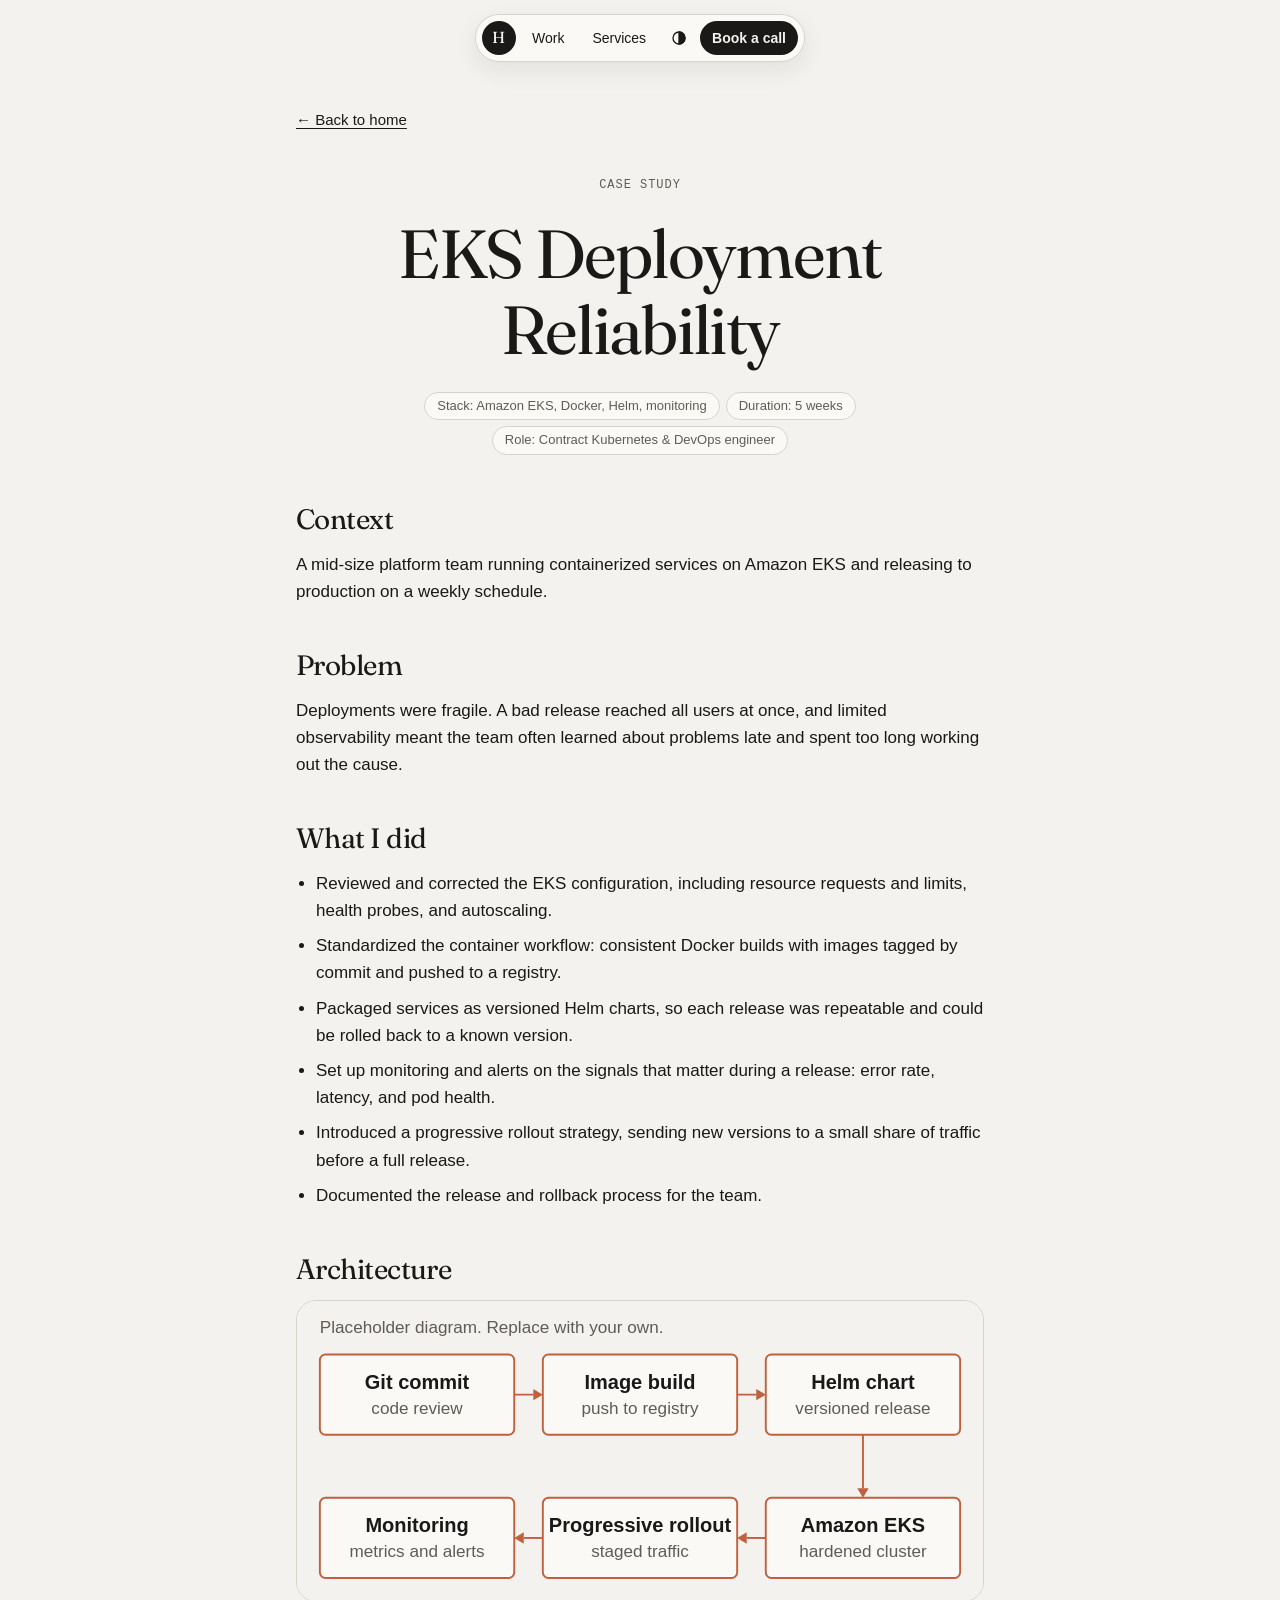
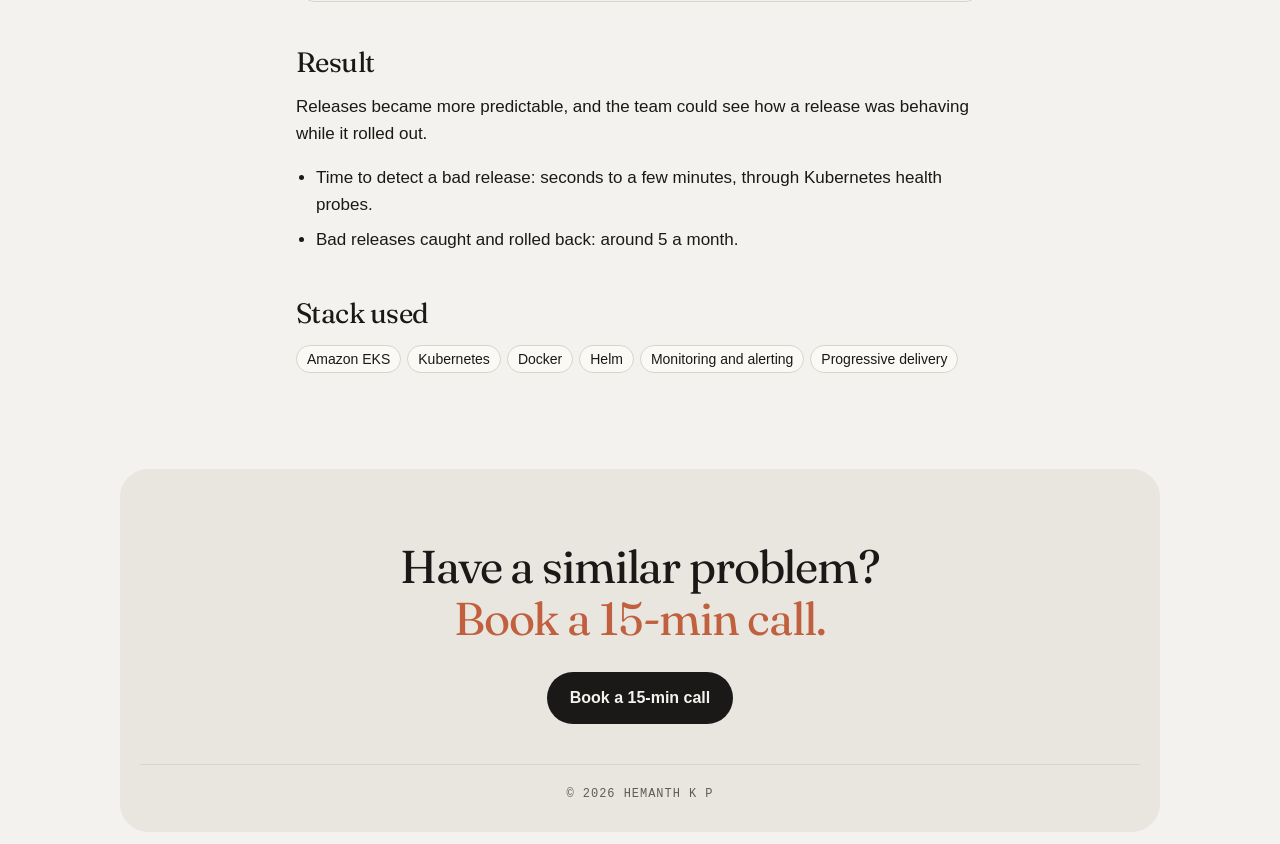
<file: case-studies/eks-deployment-reliability.html>
<!doctype html>
<html lang="en">
<head>
  <meta charset="utf-8">
  <meta name="viewport" content="width=device-width, initial-scale=1">
  <title>EKS Deployment Reliability | Hemanth K P</title>
  <meta name="description" content="How I made releases on Amazon EKS more predictable for a mid-size platform team with Helm, monitoring, and a progressive rollout strategy.">
  <meta property="og:type" content="article">
  <meta property="og:site_name" content="Hemanth K P">
  <meta property="og:title" content="EKS Deployment Reliability | Hemanth K P">
  <meta property="og:description" content="Fragile deployments and limited observability replaced with Helm, monitoring, and progressive rollouts on EKS.">
  <meta name="twitter:card" content="summary">
  <link rel="icon" href="../assets/img/favicon.svg" type="image/svg+xml">
  <script>
    document.documentElement.classList.add('js');
    try {
      var savedTheme = localStorage.getItem('theme');
      if (savedTheme) document.documentElement.dataset.theme = savedTheme;
    } catch (e) {}
  </script>
  <link rel="preconnect" href="https://fonts.googleapis.com">
  <link rel="preconnect" href="https://fonts.gstatic.com" crossorigin>
  <link rel="stylesheet" href="https://fonts.googleapis.com/css2?family=Fraunces:opsz,wght@9..144,400&amp;display=swap">
  <link rel="stylesheet" href="../assets/css/style.css">
  <script src="../assets/js/site.js" defer></script>
</head>
<body>
  <svg class="sprite" aria-hidden="true">
    <symbol id="i-theme" viewBox="0 0 24 24"><circle cx="12" cy="12" r="8"/><path d="M12 4v16a8 8 0 0 0 0-16z" fill="currentColor"/></symbol>
  </svg>

  <nav class="nav" aria-label="Main">
    <div class="nav-pill">
      <a class="nav-logo" href="../index.html" aria-label="Hemanth K P, home">H</a>
      <a class="nav-link" href="../index.html#work">Work</a>
      <a class="nav-link" href="../index.html#services">Services</a>
      <button class="theme-toggle" type="button" aria-label="Dark theme"><svg class="icon" aria-hidden="true"><use href="#i-theme"></use></svg></button>
      <a class="nav-link nav-book" href="https://calendly.com/hemanthkp98/15min" target="_blank" rel="noopener">Book a call</a>
    </div>
  </nav>

  <div class="page">
    <a class="back" href="../index.html">&larr; Back to home</a>
    <main>
      <article>
        <header class="article-head">
          <p class="label">Case study</p>
          <h1>EKS Deployment Reliability</h1>
          <ul class="meta">
            <li>Stack: Amazon EKS, Docker, Helm, monitoring</li>
            <li>Duration: 5 weeks</li>
            <li>Role: Contract Kubernetes &amp; DevOps engineer</li>
          </ul>
        </header>

        <section aria-labelledby="context">
          <h2 id="context">Context</h2>
          <p>A mid-size platform team running containerized services on Amazon EKS and releasing to production on a weekly schedule.</p>
        </section>

        <section aria-labelledby="problem">
          <h2 id="problem">Problem</h2>
          <p>Deployments were fragile. A bad release reached all users at once, and limited observability meant the team often learned about problems late and spent too long working out the cause.</p>
        </section>

        <section aria-labelledby="what-i-did">
          <h2 id="what-i-did">What I did</h2>
          <ul>
            <li>Reviewed and corrected the EKS configuration, including resource requests and limits, health probes, and autoscaling.</li>
            <li>Standardized the container workflow: consistent Docker builds with images tagged by commit and pushed to a registry.</li>
            <li>Packaged services as versioned Helm charts, so each release was repeatable and could be rolled back to a known version.</li>
            <li>Set up monitoring and alerts on the signals that matter during a release: error rate, latency, and pod health.</li>
            <li>Introduced a progressive rollout strategy, sending new versions to a small share of traffic before a full release.</li>
            <li>Documented the release and rollback process for the team.</li>
          </ul>
        </section>

        <section aria-labelledby="architecture">
          <h2 id="architecture">Architecture</h2>
          <figure>
            <img src="../assets/img/eks-deployment-reliability.svg" width="720" height="314" loading="lazy" alt="Flow diagram: a Git commit triggers an image build pushed to a registry, a versioned Helm chart deploys to a hardened Amazon EKS cluster, traffic shifts in stages through a progressive rollout, and monitoring tracks metrics and alerts.">
          </figure>
        </section>

        <section aria-labelledby="result">
          <h2 id="result">Result</h2>
          <p>Releases became more predictable, and the team could see how a release was behaving while it rolled out.</p>
          <ul>
            <li>Time to detect a bad release: seconds to a few minutes, through Kubernetes health probes.</li>
            <li>Bad releases caught and rolled back: around 5 a month.</li>
          </ul>
        </section>

        <section aria-labelledby="stack">
          <h2 id="stack">Stack used</h2>
          <ul class="chips">
            <li>Amazon EKS</li>
            <li>Kubernetes</li>
            <li>Docker</li>
            <li>Helm</li>
            <li>Monitoring and alerting</li>
            <li>Progressive delivery</li>
          </ul>
        </section>
      </article>
    </main>
  </div>

  <div class="wrap">
    <footer class="closing closing-case">
      <div class="closing-body">
        <h2>Have a similar problem? <span class="accent">Book a 15-min call.</span></h2>
        <div class="closing-actions">
          <a class="button" href="https://calendly.com/hemanthkp98/15min" target="_blank" rel="noopener">Book a 15-min call</a>
        </div>
        <div class="footer-row label">
          <p>© 2026 Hemanth K P</p>
        </div>
      </div>
    </footer>
  </div>
</body>
</html>
</file>
<file: assets/css/style.css>
:root {
  color-scheme: light;
  --bg: #f4f2ee;
  --raised: #fbf9f6;
  --tray: #e9e6e0;
  --text: #1a1917;
  --muted: #5f5c56;
  --border: #d8d4cc;
  --accent: #c0603e;
  --ink: #1a1917;
  --on-ink: #f4f2ee;
  --dot: #d3cfc6;
  --glow: rgba(192, 96, 62, 0.16);
  --watermark: #d6d2ca;
  --serif: "Fraunces", Georgia, "Times New Roman", serif;
  --sans: -apple-system, BlinkMacSystemFont, "Segoe UI", Roboto, Helvetica, Arial, sans-serif;
  --mono: ui-monospace, SFMono-Regular, Menlo, Consolas, monospace;
}

@media (prefers-color-scheme: dark) {
  :root:not([data-theme="light"]) {
    color-scheme: dark;
    --bg: #161513;
    --raised: #201e1b;
    --tray: #2a2825;
    --text: #f4f2ee;
    --muted: #b0aca4;
    --border: #3b3834;
    --accent: #e58d68;
    --ink: #f4f2ee;
    --on-ink: #1a1917;
    --dot: #35322e;
    --glow: rgba(229, 141, 104, 0.14);
    --watermark: #3a3733;
  }
}

:root[data-theme="dark"] {
  color-scheme: dark;
  --bg: #161513;
  --raised: #201e1b;
  --tray: #2a2825;
  --text: #f4f2ee;
  --muted: #b0aca4;
  --border: #3b3834;
  --accent: #e58d68;
  --ink: #f4f2ee;
  --on-ink: #1a1917;
  --dot: #35322e;
  --glow: rgba(229, 141, 104, 0.14);
  --watermark: #3a3733;
}

*,
*::before,
*::after {
  box-sizing: border-box;
}

html {
  -webkit-text-size-adjust: 100%;
  text-size-adjust: 100%;
}

body {
  margin: 0;
  background: var(--bg);
  color: var(--text);
  font-family: var(--sans);
  font-size: 1.0625rem;
  line-height: 1.6;
  overflow-wrap: break-word;
}

h1,
h2,
h3 {
  margin: 0;
  font-family: var(--serif);
  font-weight: 400;
  line-height: 1.12;
  letter-spacing: -0.025em;
  text-wrap: balance;
}

h1 {
  font-size: clamp(2.5rem, 7vw, 4.25rem);
}

h2 {
  font-size: clamp(2rem, 5vw, 2.875rem);
}

h3 {
  font-size: 1.375rem;
  line-height: 1.25;
  letter-spacing: -0.015em;
}

p {
  margin: 0 0 1rem;
}

ul {
  margin: 0 0 1rem;
  padding-left: 1.25rem;
}

a {
  color: inherit;
  text-underline-offset: 0.18em;
}

a:focus-visible,
button:focus-visible {
  outline: 2px solid var(--accent);
  outline-offset: 2px;
}

img,
svg {
  display: block;
}

img {
  max-width: 100%;
  height: auto;
}

.sprite {
  display: none;
}

.icon {
  width: 1.125rem;
  height: 1.125rem;
  fill: none;
  stroke: currentColor;
  stroke-width: 1.75;
  stroke-linecap: round;
  stroke-linejoin: round;
}

.icon-solid {
  fill: currentColor;
  stroke: none;
}

.accent {
  color: var(--accent);
}

.dim {
  color: var(--muted);
}

.label {
  color: var(--muted);
  font-family: var(--mono);
  font-size: 0.75rem;
  letter-spacing: 0.08em;
  text-transform: uppercase;
}

/* Floating nav */

.nav {
  position: fixed;
  top: 0.875rem;
  left: 0;
  right: 0;
  z-index: 10;
  display: flex;
  justify-content: center;
  padding: 0 0.75rem;
  pointer-events: none;
}

.nav-pill {
  display: flex;
  align-items: center;
  gap: 0.25rem;
  padding: 0.375rem;
  border: 1px solid var(--border);
  border-radius: 999px;
  background: var(--raised);
  box-shadow: 0 8px 24px rgba(26, 25, 23, 0.08);
  font-size: 0.875rem;
  white-space: nowrap;
  pointer-events: auto;
}

.nav-logo {
  display: grid;
  place-items: center;
  width: 2.125rem;
  height: 2.125rem;
  border-radius: 50%;
  background: var(--ink);
  color: var(--on-ink);
  font-family: var(--serif);
  font-size: 1rem;
  text-decoration: none;
}

.nav-link {
  padding: 0.375rem 0.5rem;
  border-radius: 999px;
  text-decoration: none;
}

.nav-link:hover {
  background: var(--tray);
}

.nav-book {
  background: var(--ink);
  color: var(--on-ink);
  font-weight: 600;
  padding-inline: 0.75rem;
}

.nav-book:hover {
  background: var(--ink);
  text-decoration: underline;
}

.theme-toggle {
  display: none;
  place-items: center;
  width: 2.125rem;
  height: 2.125rem;
  padding: 0;
  border: 0;
  border-radius: 50%;
  background: none;
  color: inherit;
  cursor: pointer;
}

.theme-toggle:hover {
  background: var(--tray);
}

.js .theme-toggle {
  display: grid;
}

@media (min-width: 680px) {
  .nav-link {
    padding-inline: 0.75rem;
  }
}

/* Hero */

.hero {
  position: relative;
  display: flex;
  flex-direction: column;
  align-items: center;
  justify-content: center;
  min-height: calc(100vh - 1.5rem);
  margin: 0.75rem;
  padding: 5rem 1rem 1.75rem;
  overflow: hidden;
  border: 6px solid var(--tray);
  border-radius: 28px;
  text-align: center;
}

.hero::before {
  content: "";
  position: absolute;
  inset: 0;
  background-image: radial-gradient(var(--dot) 1px, transparent 1.5px);
  background-size: 24px 24px;
  -webkit-mask-image: radial-gradient(ellipse at center, #000 20%, transparent 72%);
  mask-image: radial-gradient(ellipse at center, #000 20%, transparent 72%);
}

.hero > * {
  position: relative;
}

/* Accent ring that fades into the border colour, with a gap between it and the photo.
   The extra 16px is the ring (3px) and gap (5px) on each side, so the photo itself stays 8rem. */
.avatar {
  width: calc(8rem + 16px);
  height: calc(8rem + 16px);
  padding: 3px;
  border-radius: 50%;
  background: conic-gradient(from 210deg, var(--accent), var(--border) 30%, var(--border) 60%, var(--accent));
  box-shadow: 0 22px 40px -22px rgba(26, 25, 23, 0.55), 0 0 90px 40px var(--glow);
}

.avatar img {
  display: block;
  width: 100%;
  height: 100%;
  border: 5px solid var(--bg);
  border-radius: 50%;
  object-fit: cover;
}

.name-pill {
  display: flex;
  align-items: center;
  gap: 0.625rem;
  margin: 1.5rem 0 1rem;
  padding: 0.3125rem 0.875rem;
  border: 1px solid var(--border);
  border-radius: 999px;
  background: var(--raised);
  font-size: 0.875rem;
}

.name-pill strong {
  font-weight: 600;
}

.name-pill::before {
  content: "";
  width: 0.4375rem;
  height: 0.4375rem;
  border-radius: 50%;
  background: var(--accent);
}


.hero h1 {
  max-width: 46rem;
}

.hero-tech {
  margin: 1rem 0 0;
  color: var(--muted);
}

.subline {
  max-width: 34rem;
  margin: 1rem 0 1.5rem;
  font-size: 1.1875rem;
  line-height: 1.45;
}

.button {
  display: inline-flex;
  align-items: center;
  gap: 0.5rem;
  padding: 0.75rem 1.375rem;
  border: 1px solid transparent;
  border-radius: 999px;
  background: var(--ink);
  color: var(--on-ink);
  font-size: 1rem;
  font-weight: 600;
  text-decoration: none;
}

.button:hover {
  text-decoration: underline;
}

.button-quiet {
  border-color: var(--border);
  background: var(--raised);
  color: var(--text);
}

@media (max-width: 420px) {
  .button-quiet {
    padding-inline: 0.875rem;
    font-size: 0.875rem;
  }
}

.hero .label {
  margin: 1.5rem 0 0.625rem;
}

.dock {
  display: flex;
  align-items: center;
  gap: 0.3125rem;
  margin: 0;
  padding: 0.375rem;
  border: 1px solid var(--border);
  border-radius: 1.125rem;
  background: var(--raised);
  list-style: none;
}

.dock a {
  display: grid;
  place-items: center;
  width: 2.375rem;
  height: 2.375rem;
  border-radius: 0.75rem;
  background: var(--tray);
  color: var(--text);
}

.dock a:hover {
  outline: 2px solid var(--border);
  outline-offset: 1px;
}

.dock .work-1,
.dock .work-2,
.dock .work-3 {
  color: #fff;
}

.work-1 {
  background: #4a6b6c !important;
}

.work-2 {
  background: #9a5f4a !important;
}

.work-3 {
  background: #2e3440 !important;
}

.dock-divider {
  width: 1px;
  height: 1.75rem;
  margin: 0 0.125rem;
  background: var(--border);
}

/* Certification link under the dock. The badge image is decorative; the text names it. */
.credential {
  display: inline-flex;
  align-items: center;
  gap: 0.625rem;
  max-width: 100%;
  margin-top: 1.25rem;
  padding: 0.3125rem 1rem 0.3125rem 0.3125rem;
  border: 1px solid var(--border);
  border-radius: 1.5rem;
  background: var(--raised);
  font-size: 0.875rem;
  font-weight: 600;
  text-align: left;
  text-decoration: none;
}

.credential:hover {
  border-color: var(--accent);
}

.credential img {
  flex: none;
  width: 2.5rem;
  height: 2.5rem;
}

.hero-note {
  max-width: 34rem;
  margin: 0.75rem 0 0;
  color: var(--muted);
  font-size: 0.875rem;
}

@media (min-width: 680px) {
  .avatar {
    width: calc(8.5rem + 16px);
    height: calc(8.5rem + 16px);
  }

  .dock {
    gap: 0.5rem;
    padding: 0.5rem;
  }

  .dock a {
    width: 3rem;
    height: 3rem;
  }

  .dock .icon {
    width: 1.375rem;
    height: 1.375rem;
  }
}

/* Sections */

.wrap {
  width: 100%;
  max-width: 1072px;
  margin: 0 auto;
  padding: 0 1rem;
}

.section {
  padding-top: 5rem;
  scroll-margin-top: 1rem;
}

.section-head {
  max-width: 46rem;
  margin: 0 auto 2.5rem;
  text-align: center;
}

.section-head .label {
  margin-bottom: 1.25rem;
}

/* Nested rounded trays */

.tray {
  display: grid;
  gap: 0.375rem;
  padding: 0.375rem;
  border-radius: 1.75rem;
  background: var(--tray);
}

.cell {
  padding: 1.5rem;
  border-radius: 1.375rem;
  background: var(--bg);
}

.cell > :last-child {
  margin-bottom: 0;
}

.cell p {
  color: var(--muted);
}

.cell-center {
  text-align: center;
}

.cell-center .circle {
  margin: 0 auto 1.125rem;
}

.cell h3 {
  margin-bottom: 0.5rem;
}

.circle {
  display: grid;
  place-items: center;
  width: 2.5rem;
  height: 2.5rem;
  border-radius: 50%;
  background: var(--ink);
  color: var(--on-ink);
}

.circle-accent {
  background: var(--accent);
  color: #1a1917;
}

@media (min-width: 680px) {
  .tray-2 {
    grid-template-columns: repeat(2, 1fr);
  }

  .tray-2 > .cell:last-child:nth-child(odd) {
    grid-column: 1 / -1;
  }
}

/* Rows: services and how I work */

.rows {
  max-width: 54rem;
  margin: 0 auto;
}

.row {
  display: grid;
  grid-template-columns: auto 1fr;
  gap: 0 1rem;
  padding: 1.25rem;
}

.tile {
  display: grid;
  place-items: center;
  width: 3rem;
  height: 3rem;
  border-radius: 0.75rem;
  background: var(--ink);
  color: var(--on-ink);
  font-family: var(--serif);
  font-size: 1.125rem;
}

.row-body > :last-child {
  margin-bottom: 0;
}

.row-title {
  display: flex;
  flex-wrap: wrap;
  align-items: center;
  justify-content: space-between;
  gap: 0.375rem 0.75rem;
  margin-bottom: 0.25rem;
}

.row-title h3 {
  margin: 0;
}

.format {
  flex: none;
  padding: 0.1875rem 0.75rem;
  border: 1px solid var(--border);
  border-radius: 999px;
  color: var(--muted);
  font-family: var(--mono);
  font-size: 0.75rem;
  white-space: nowrap;
}

.row-body p {
  margin-bottom: 0.75rem;
}

.chips {
  display: flex;
  flex-wrap: wrap;
  gap: 0.375rem;
  margin: 0;
  padding: 0;
  list-style: none;
  font-size: 0.875rem;
}

.chips li {
  padding: 0.125rem 0.625rem;
  border: 1px solid var(--border);
  border-radius: 999px;
  background: var(--raised);
}

/* Case study cards */

.work-grid {
  display: grid;
  gap: 2.5rem 1.25rem;
}

@media (min-width: 900px) {
  .work-grid {
    grid-template-columns: repeat(3, 1fr);
  }
}

.work-card {
  display: block;
  text-align: center;
  text-decoration: none;
}

.work-card img {
  width: 100%;
  margin-bottom: 1.125rem;
  border-radius: 1.25rem;
}

.work-card h3 {
  margin-bottom: 0.375rem;
}

.work-card:hover h3 {
  text-decoration: underline;
  text-underline-offset: 0.18em;
}

.work-card .label {
  margin-bottom: 0.625rem;
}

.work-card p:last-child {
  max-width: 26rem;
  margin: 0 auto;
  color: var(--muted);
  font-size: 1rem;
}

/* Open source */

.oss .chips {
  margin-bottom: 1rem;
}

.oss .chips li {
  font-size: 0.8125rem;
}

.oss-link {
  font-size: 0.9375rem;
  font-weight: 600;
}

.cell p.oss-link {
  color: var(--text);
}

/* Tech stack */

.stack {
  display: grid;
  gap: 1.75rem;
  max-width: 46rem;
  margin: 0 auto;
  text-align: center;
}

.stack h3 {
  margin-bottom: 0.625rem;
  color: var(--muted);
  font-family: var(--mono);
  font-size: 0.75rem;
  font-weight: 400;
  letter-spacing: 0.08em;
  text-transform: uppercase;
}

.stack .chips {
  justify-content: center;
}

.creds {
  display: grid;
  gap: 0.75rem;
  margin: 0;
  padding: 0;
  list-style: none;
}

.cred {
  display: flex;
  align-items: center;
  gap: 1rem;
  padding: 1rem;
  border: 1px solid var(--border);
  border-radius: 1.375rem;
  background: var(--raised);
  text-align: left;
}

.cred img {
  flex: none;
  width: 4.5rem;
  height: 4.5rem;
}

.cred p {
  margin: 0;
}

.cred-name {
  font-weight: 600;
  line-height: 1.35;
}

.cred .cred-meta {
  margin-top: 0.25rem;
  color: var(--muted);
  font-size: 0.875rem;
}

.cred-meta span {
  white-space: nowrap;
}

.cred .cred-link {
  margin-top: 0.375rem;
  font-size: 0.875rem;
  font-weight: 600;
}

@media (max-width: 420px) {
  .cred {
    gap: 0.75rem;
  }

  .cred img {
    width: 3.5rem;
    height: 3.5rem;
  }
}

@media (min-width: 680px) {
  .creds {
    grid-template-columns: 1fr 1fr;
  }
}

/* Closing panel */

.closing {
  position: relative;
  max-width: 1120px;
  margin: 6rem auto 0.75rem;
  overflow: hidden;
  border-radius: 1.75rem;
  background: var(--tray);
}

.closing-body {
  position: relative;
  padding: 4.5rem 1.25rem 0;
  text-align: center;
  scroll-margin-top: 1rem;
}

@media (max-width: 420px) {
  .closing-body {
    padding-inline: 1rem;
  }
}

.status {
  display: inline-flex;
  align-items: center;
  gap: 0.5rem;
  margin-bottom: 1.5rem;
  padding: 0.1875rem 0.75rem;
  border: 1px solid var(--border);
  border-radius: 999px;
  background: var(--raised);
  font-size: 0.8125rem;
  font-weight: 500;
}

.status::before {
  content: "";
  width: 0.4375rem;
  height: 0.4375rem;
  border-radius: 50%;
  background: var(--accent);
}

.closing h2 {
  margin-bottom: 1.75rem;
}

.closing-actions {
  display: flex;
  flex-wrap: wrap;
  justify-content: center;
  gap: 0.625rem;
}

.socials {
  display: flex;
  justify-content: center;
  gap: 0.75rem;
  margin: 1.75rem 0 0;
  padding: 0;
  list-style: none;
}

.socials a {
  display: grid;
  place-items: center;
  width: 2.5rem;
  height: 2.5rem;
  border: 1px solid var(--border);
  border-radius: 50%;
}

.socials a:hover {
  background: var(--raised);
}

.footer-row {
  display: flex;
  flex-wrap: wrap;
  align-items: center;
  justify-content: space-between;
  gap: 0.5rem 1.25rem;
  margin-top: 2.5rem;
  padding-top: 1.25rem;
  border-top: 1px solid var(--border);
  text-align: left;
}

.footer-row p {
  margin: 0;
}

.footer-row a {
  padding: 0.25rem 0;
}

.watermark {
  margin: 1rem 0 -0.28em;
  color: var(--watermark);
  font-family: var(--serif);
  font-size: clamp(3rem, 15.5vw, 10.5rem);
  line-height: 1;
  letter-spacing: -0.04em;
  text-align: center;
  white-space: nowrap;
  user-select: none;
}

/* In generated content because it is decoration, not text to read. */
.watermark::before {
  content: "Hemanth K P";
}

/* Case study pages */

.page {
  max-width: 720px;
  margin: 0 auto;
  padding: 6.5rem 1rem 0;
}

.back {
  display: inline-block;
  margin-bottom: 2.5rem;
  padding: 0.25rem 0;
  font-size: 0.9375rem;
}

.article-head {
  margin-bottom: 3rem;
  text-align: center;
}

.article-head .label {
  margin-bottom: 1.25rem;
}

.meta {
  display: flex;
  flex-wrap: wrap;
  justify-content: center;
  gap: 0.375rem;
  margin: 1.5rem 0 0;
  padding: 0;
  list-style: none;
}

.meta li {
  padding: 0.1875rem 0.75rem;
  border: 1px solid var(--border);
  border-radius: 999px;
  background: var(--raised);
  color: var(--muted);
  font-size: 0.8125rem;
}

article section {
  margin-top: 2.75rem;
}

article h2 {
  margin-bottom: 0.875rem;
  font-size: 1.75rem;
  line-height: 1.2;
  letter-spacing: -0.02em;
}

article li + li {
  margin-top: 0.5rem;
}

article .chips li,
article .meta li {
  margin-top: 0;
}

figure {
  margin: 0;
}

figure img {
  width: 100%;
  border: 1px solid var(--border);
  border-radius: 1.25rem;
}

.closing-case .closing-body {
  padding-bottom: 1.75rem;
}

.closing-case .footer-row {
  justify-content: center;
}

.closing-case h2 {
  max-width: 38rem;
  margin-inline: auto;
}
</file>
